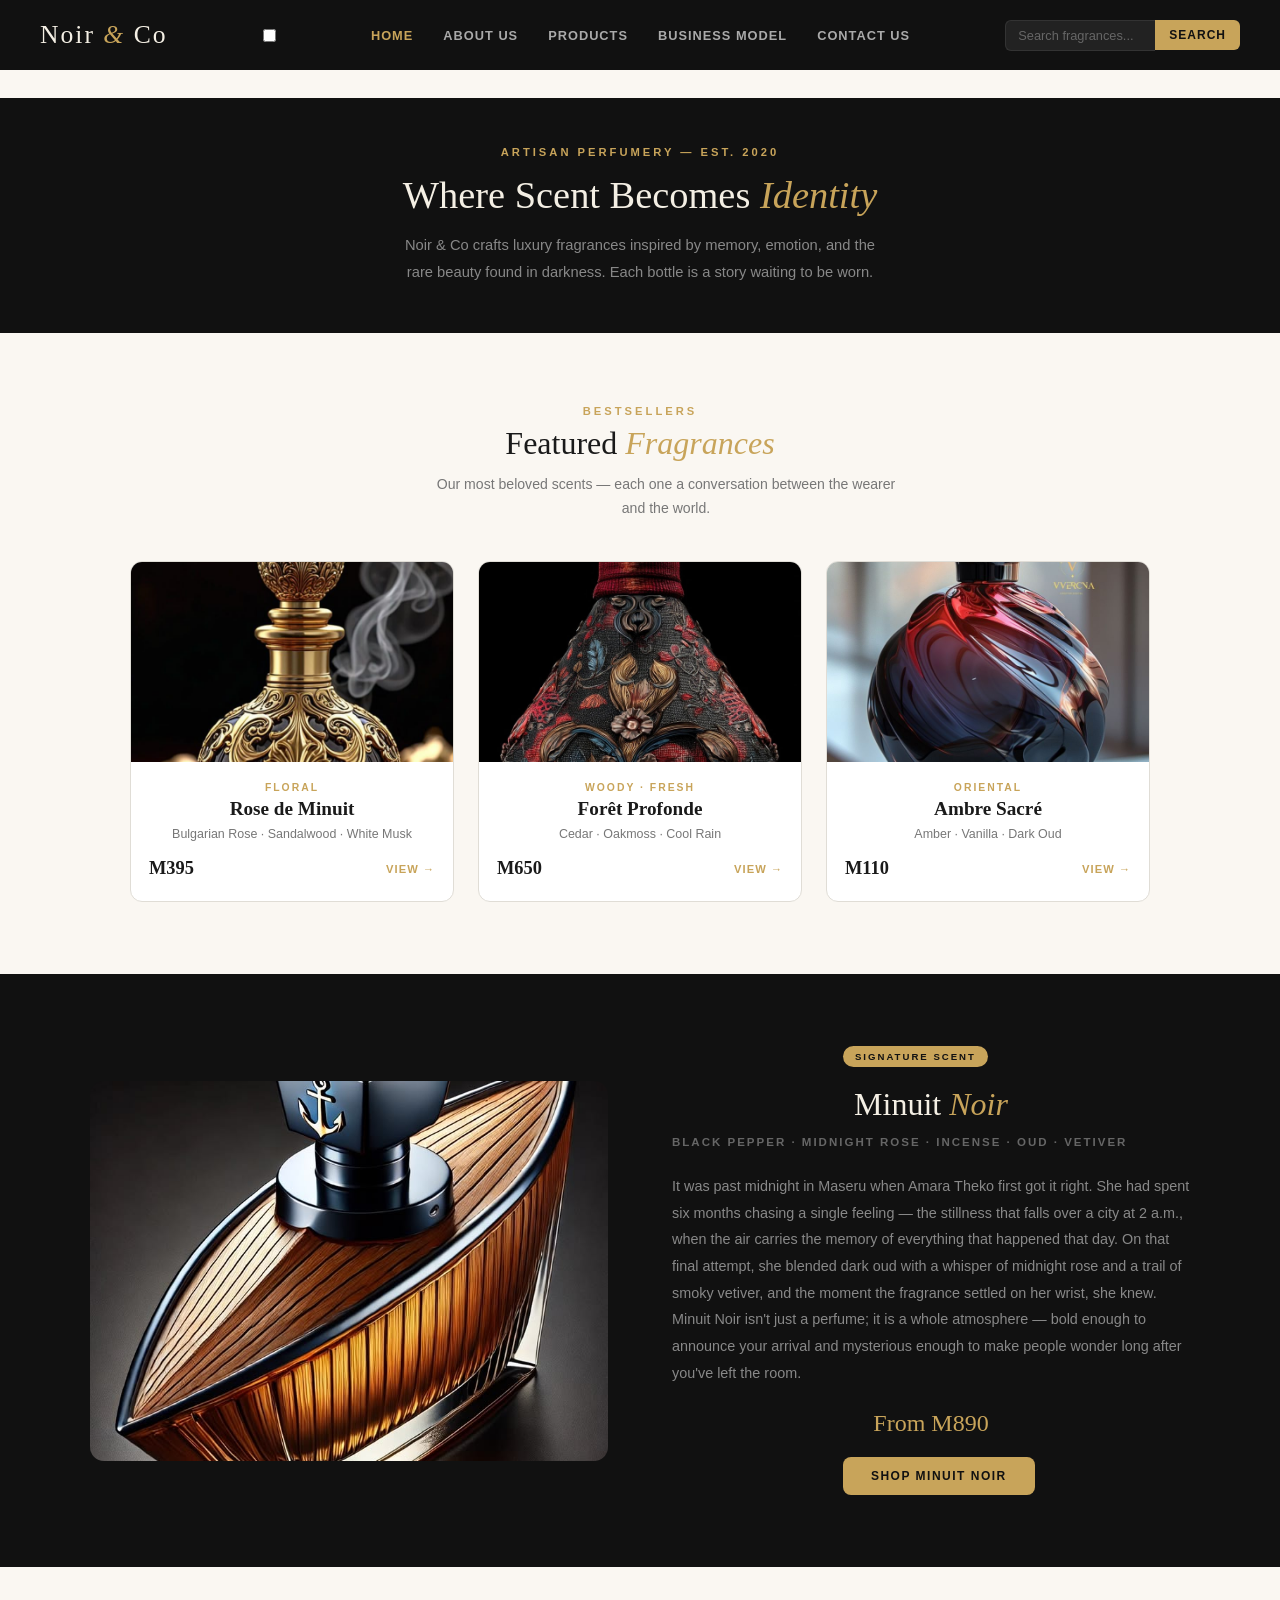
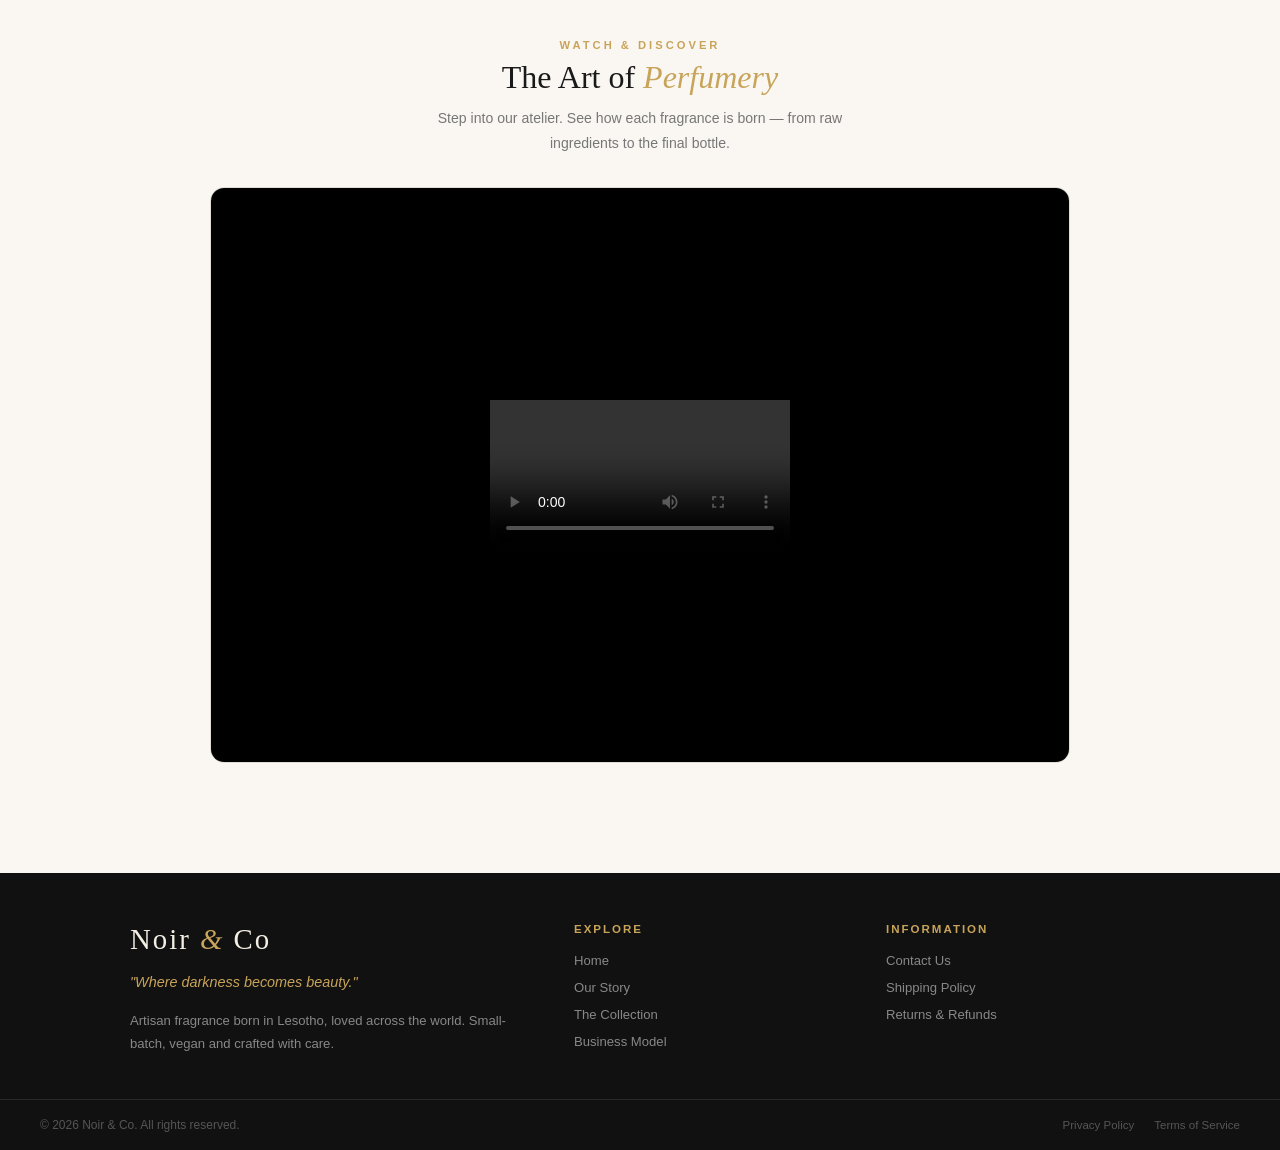
<file: index.html>
<!DOCTYPE html>
<html lang="en">
<head>
  <meta charset="UTF-8"/>
  <meta name="viewport" content="width=device-width, initial-scale=1.0"/>
  <title>Noir & Co — Artisan Perfumery</title>
  <link rel="stylesheet" href="nav_and_footer.css"/>
  <style>

    .hero {
      background-color: #111111;
      padding: 48px 40px;
      text-align: center;
    }

    .hero .small-label {
      font-family: Arial, sans-serif;
      font-size: 0.7rem;
      font-weight: bold;
      letter-spacing: 3px;
      text-transform: uppercase;
      color: #c8a45a;
      margin-bottom: 14px;
      display: block;
    }

    .hero h1 {
      font-family: Georgia, serif;
      font-size: 2.4rem;
      font-weight: normal;
      color: #f4efe4;
      line-height: 1.2;
      margin-bottom: 14px;
    }

    .hero h1 em {
      font-style: italic;
      color: #c8a45a;
    }

    .hero p {
      font-family: Arial, sans-serif;
      font-size: 0.92rem;
      line-height: 1.8;
      color: #888888;
      max-width: 480px;
      margin: 0 auto;
    }

    .wrap {
      max-width: 1100px;
      margin: 0 auto;
      padding: 0 40px;
    }

    .section-label {
      font-family: Arial, sans-serif;
      font-size: 0.7rem;
      font-weight: bold;
      letter-spacing: 3px;
      text-transform: uppercase;
      color: #c8a45a;
      margin-bottom: 8px;
      display: block;
      text-align: center;
    }

    .section-title {
      font-family: Georgia, serif;
      font-size: 2rem;
      font-weight: normal;
      color: #1a1a1a;
      margin-bottom: 10px;
      line-height: 1.15;
      text-align: center;
    }

    .section-title em { font-style: italic; color: #c8a45a; }
    .section-title.light { color: #f4efe4; }

    .products-section {
      background-color: #faf7f2;
      padding: 72px 40px;
    }

    .products-header { margin-bottom: 40px; }

    .section-subtitle {
      font-family: Arial, sans-serif;
      font-size: 0.88rem;
      color: #777777;
      line-height: 1.75;
      max-width: 460px;
      margin-top: 6px;
      text-align: center;
      margin-left: 30%;
    }

    .product-grid {
      display: grid;
      grid-template-columns: repeat(3, 1fr);
      gap: 24px;
    }

    .product-card {
      background-color: #ffffff;
      border: 1px solid #e0ddd6;
      border-radius: 12px;
      overflow: hidden;
    }

    .product-card:hover {
      box-shadow: 0 8px 28px rgba(0, 0, 0, 0.1);
    }

    .product-thumb {
      height: 200px;
      background-color: #1a1509;
      overflow: hidden;
    }

    .product-thumb img {
      width: 100%;
      height: 100%;
      object-fit: cover;
      display: block;
    }

    .product-card:nth-child(2) .product-thumb { background-color: #091510; }
    .product-card:nth-child(3) .product-thumb { background-color: #170e07; }

    .product-body { padding: 20px 18px 22px; }

    .product-cat {
      font-family: Arial, sans-serif;
      font-size: 0.65rem;
      font-weight: bold;
      letter-spacing: 2px;
      text-transform: uppercase;
      color: #c8a45a;
      margin-bottom: 5px;
      text-align: center;
    }

    .product-name {
      font-family: Georgia, serif;
      font-size: 1.2rem;
      color: #1a1a1a;
      margin-bottom: 5px;
      text-align: center;
    }

    .product-notes {
      font-family: Arial, sans-serif;
      font-size: 0.78rem;
      color: #777777;
      line-height: 1.55;
      margin-bottom: 14px;
      text-align: center;
    }

    .product-footer {
      display: flex;
      align-items: center;
      justify-content: space-between;
    }

    .product-price {
      font-family: Georgia, serif;
      font-size: 1.15rem;
      font-weight: bold;
      color: #1a1a1a;
    }

    .product-link {
      font-family: Arial, sans-serif;
      font-size: 0.7rem;
      font-weight: bold;
      letter-spacing: 1px;
      text-transform: uppercase;
      color: #c8a45a;
      text-decoration: none;
    }

    .product-link:hover { text-decoration: underline; }

    .spotlight-section {
      background-color: #111111;
      padding: 72px 40px;
    }

    .spotlight-inner {
      max-width: 1100px;
      margin: 0 auto;
      display: grid;
      grid-template-columns: 1fr 1fr;
      gap: 64px;
      align-items: center;
    }

    .spotlight-image {
      border-radius: 14px;
      overflow: hidden;
      height: 380px;
      background-color: #1a1509;
    }

    .spotlight-image img {
      width: 100%;
      height: 100%;
      object-fit: cover;
      display: block;
    }

    .spotlight-text .badge {
      display: inline-block;
      background-color: #c8a45a;
      color: #111111;
      font-family: Arial, sans-serif;
      font-size: 0.6rem;
      font-weight: bold;
      letter-spacing: 2px;
      text-transform: uppercase;
      padding: 5px 12px;
      border-radius: 20px;
      margin-bottom: 18px;
      margin-left: 33%;
    }

    .spotlight-text h2 {
      font-family: Georgia, serif;
      font-size: 2rem;
      font-weight: normal;
      color: #f4efe4;
      line-height: 1.2;
      margin-bottom: 8px;
      text-align: center;
    }

    .spotlight-text h2 em {
      font-style: italic;
      color: #c8a45a;
    }

    .spotlight-text .notes {
      font-family: Arial, sans-serif;
      font-size: 0.72rem;
      font-weight: bold;
      letter-spacing: 2px;
      text-transform: uppercase;
      color: #666666;
      margin-bottom: 20px;
    }

    .spotlight-text p {
      font-family: Arial, sans-serif;
      font-size: 0.9rem;
      line-height: 1.85;
      color: #888888;
      margin-bottom: 24px;
    }

    .spotlight-price {
      font-family: Georgia, serif;
      font-size: 1.5rem;
      color: #c8a45a;
      margin-bottom: 20px;
      display: block;
      text-align: center;
    }

    .btn-gold {
      display: inline-block;
      background-color: #c8a45a;
      color: #111111;
      text-decoration: none;
      padding: 12px 28px;
      font-family: Arial, sans-serif;
      font-size: 0.75rem;
      font-weight: bold;
      letter-spacing: 1.5px;
      text-transform: uppercase;
      border-radius: 8px;
      margin-left: 33%;
    }

    .btn-gold:hover { background-color: #e8d5a3; }

    .video-section {
      background-color: #faf7f2;
      padding: 72px 40px;
      text-align: center;
    }

    .video-section .section-subtitle {
      margin: 8px auto 32px;
      text-align: center;
    }

    .video-wrapper {
      max-width: 860px;
      margin: 0 auto;
      position: relative;
      padding-bottom: 56.25%;
      height: 0;
      overflow: hidden;
      border-radius: 14px;
      border: 1px solid #e0ddd6;
    }

    .video-wrapper iframe {
      position: absolute;
      top: 0; left: 0;
      width: 100%; height: 100%;
      border: none;
    }
    

    @media (max-width: 900px) {
      .hero { padding: 36px 24px; }
      .hero h1 { font-size: 2rem; }
      .product-grid { grid-template-columns: 1fr 1fr; }
      .spotlight-inner { grid-template-columns: 1fr; gap: 36px; }
      .spotlight-image { height: 260px; }
      .products-section, .spotlight-section, .video-section { padding: 56px 24px; }
    }

    @media (max-width: 600px) {
      .product-grid { grid-template-columns: 1fr; }
      .hero h1 { font-size: 1.7rem; }
    }
  </style>
</head>
<body>

<nav>
  <a href="index.html" class="logo">Noir <span class="amp">&</span> Co</a>
  <input type="checkbox" id="menu-toggle">
  <ul>
    <li><a href="index.html" class="active">Home</a></li>
    <li><a href="About.html">About Us</a></li>
    <li><a href="products.html">Products</a></li>
    <li><a href="business_model.html">Business Model</a></li>
    <li><a href="contacts.html">Contact Us</a></li>
  </ul>
  <div class="search-bar">
    <input type="text" placeholder="Search fragrances..." />
    <button>Search</button>
  </div>
</nav>

<section class="hero">
  <span class="small-label">Artisan Perfumery &mdash; Est. 2020</span>
  <h1>Where Scent Becomes <em>Identity</em></h1>
  <p>Noir &amp; Co crafts luxury fragrances inspired by memory, emotion, and the rare beauty found in darkness. Each bottle is a story waiting to be worn.</p>
</section>

<div class="products-section">
  <div class="wrap">
    <div class="products-header">
      <span class="section-label">Bestsellers</span>
      <h2 class="section-title">Featured <em>Fragrances</em></h2>
      <p class="section-subtitle">Our most beloved scents — each one a conversation between the wearer and the world.</p>
    </div>
    <div class="product-grid">

      <div class="product-card">
        <div class="product-thumb">
          <img src="1.jpeg" alt="Rose de Minuit fragrance bottle" />
        </div>
        <div class="product-body">
          <p class="product-cat">Floral</p>
          <h3 class="product-name">Rose de Minuit</h3>
          <p class="product-notes">Bulgarian Rose &middot; Sandalwood &middot; White Musk</p>
          <div class="product-footer">
            <span class="product-price">M395</span>
            <a href="products.html" class="product-link">View &rarr;</a>
          </div>
        </div>
      </div>

      <div class="product-card">
        <div class="product-thumb">
          <img src="2.jpeg" alt="Forêt Profonde fragrance bottle" />
        </div>
        <div class="product-body">
          <p class="product-cat">Woody &middot; Fresh</p>
          <h3 class="product-name">For&ecirc;t Profonde</h3>
          <p class="product-notes">Cedar &middot; Oakmoss &middot; Cool Rain</p>
          <div class="product-footer">
            <span class="product-price">M650</span>
            <a href="products.html" class="product-link">View &rarr;</a>
          </div>
        </div>
      </div>

      <div class="product-card">
        <div class="product-thumb">
          <img src="3.jpeg" alt="Ambre Sacré fragrance bottle" />
        </div>
        <div class="product-body">
          <p class="product-cat">Oriental</p>
          <h3 class="product-name">Ambre Sacr&eacute;</h3>
          <p class="product-notes">Amber &middot; Vanilla &middot; Dark Oud</p>
          <div class="product-footer">
            <span class="product-price">M110</span>
            <a href="products.html" class="product-link">View &rarr;</a>
          </div>
        </div>
      </div>

    </div>
  </div>
</div>

<section class="spotlight-section">
  <div class="spotlight-inner">

    <div class="spotlight-image">
      <img src="5.jpeg" alt="Minuit Noir — our signature scent" />
    </div>

    <div class="spotlight-text">
      <span class="badge">Signature Scent</span>
      <h2>Minuit <em>Noir</em></h2>
      <p class="notes">Black Pepper &middot; Midnight Rose &middot; Incense &middot; Oud &middot; Vetiver</p>
      <p>It was past midnight in Maseru when Amara Theko first got it right. She had spent six months chasing a single feeling — the stillness that falls over a city at 2 a.m., when the air carries the memory of everything that happened that day. On that final attempt, she blended dark oud with a whisper of midnight rose and a trail of smoky vetiver, and the moment the fragrance settled on her wrist, she knew. Minuit Noir isn't just a perfume; it is a whole atmosphere — bold enough to announce your arrival and mysterious enough to make people wonder long after you've left the room.</p>
      <span class="spotlight-price">From M890</span>
      <a href="products.html" class="btn-gold">Shop Minuit Noir</a>
    </div>
  </div>
</section>
<div class="video-section">
  <div class="wrap">
    <span class="section-label">Watch &amp; Discover</span>
    <h2 class="section-title">The Art of <em>Perfumery</em></h2>
    <p class="section-subtitle">Step into our atelier. See how each fragrance is born — from raw ingredients to the final bottle.</p>
    <div class="video-wrapper">
      <iframe
        src="video.mp4"
        title="Noir & Co — The Art of Perfumery"
        allow="accelerometer; autoplay; clipboard-write; encrypted-media; gyroscope; picture-in-picture"
        allowfullscreen>
      </iframe>
    </div>
  </div>
</div>

<footer>
  <div class="footer-body">
    <div class="footer-brand">
      <div class="footer-logo">Noir <em>&amp;</em> Co</div>
      <p class="tagline">"Where darkness becomes beauty."</p>
      <p>Artisan fragrance born in Lesotho, loved across the world. Small-batch, vegan and crafted with care.</p>
    </div>
    <div class="footer-col">
      <h5>Explore</h5>
      <ul>
        <li><a href="index.html">Home</a></li>
        <li><a href="About.html">Our Story</a></li>
        <li><a href="products.html">The Collection</a></li>
        <li><a href="business_model.html">Business Model</a></li>
      </ul>
    </div>
    <div class="footer-col">
      <h5>Information</h5>
      <ul>
        <li><a href="contacts.html">Contact Us</a></li>
        <li><a href="#">Shipping Policy</a></li>
        <li><a href="#">Returns &amp; Refunds</a></li>
      </ul>
    </div>
  </div>
  <div class="footer-bottom">
    <span class="copy">&copy; 2026 Noir &amp; Co. All rights reserved.</span>
    <div class="legal-links">
      <a href="#">Privacy Policy</a>
      <a href="#">Terms of Service</a>
    </div>
  </div>
</footer>
</body>
</html>
</file>
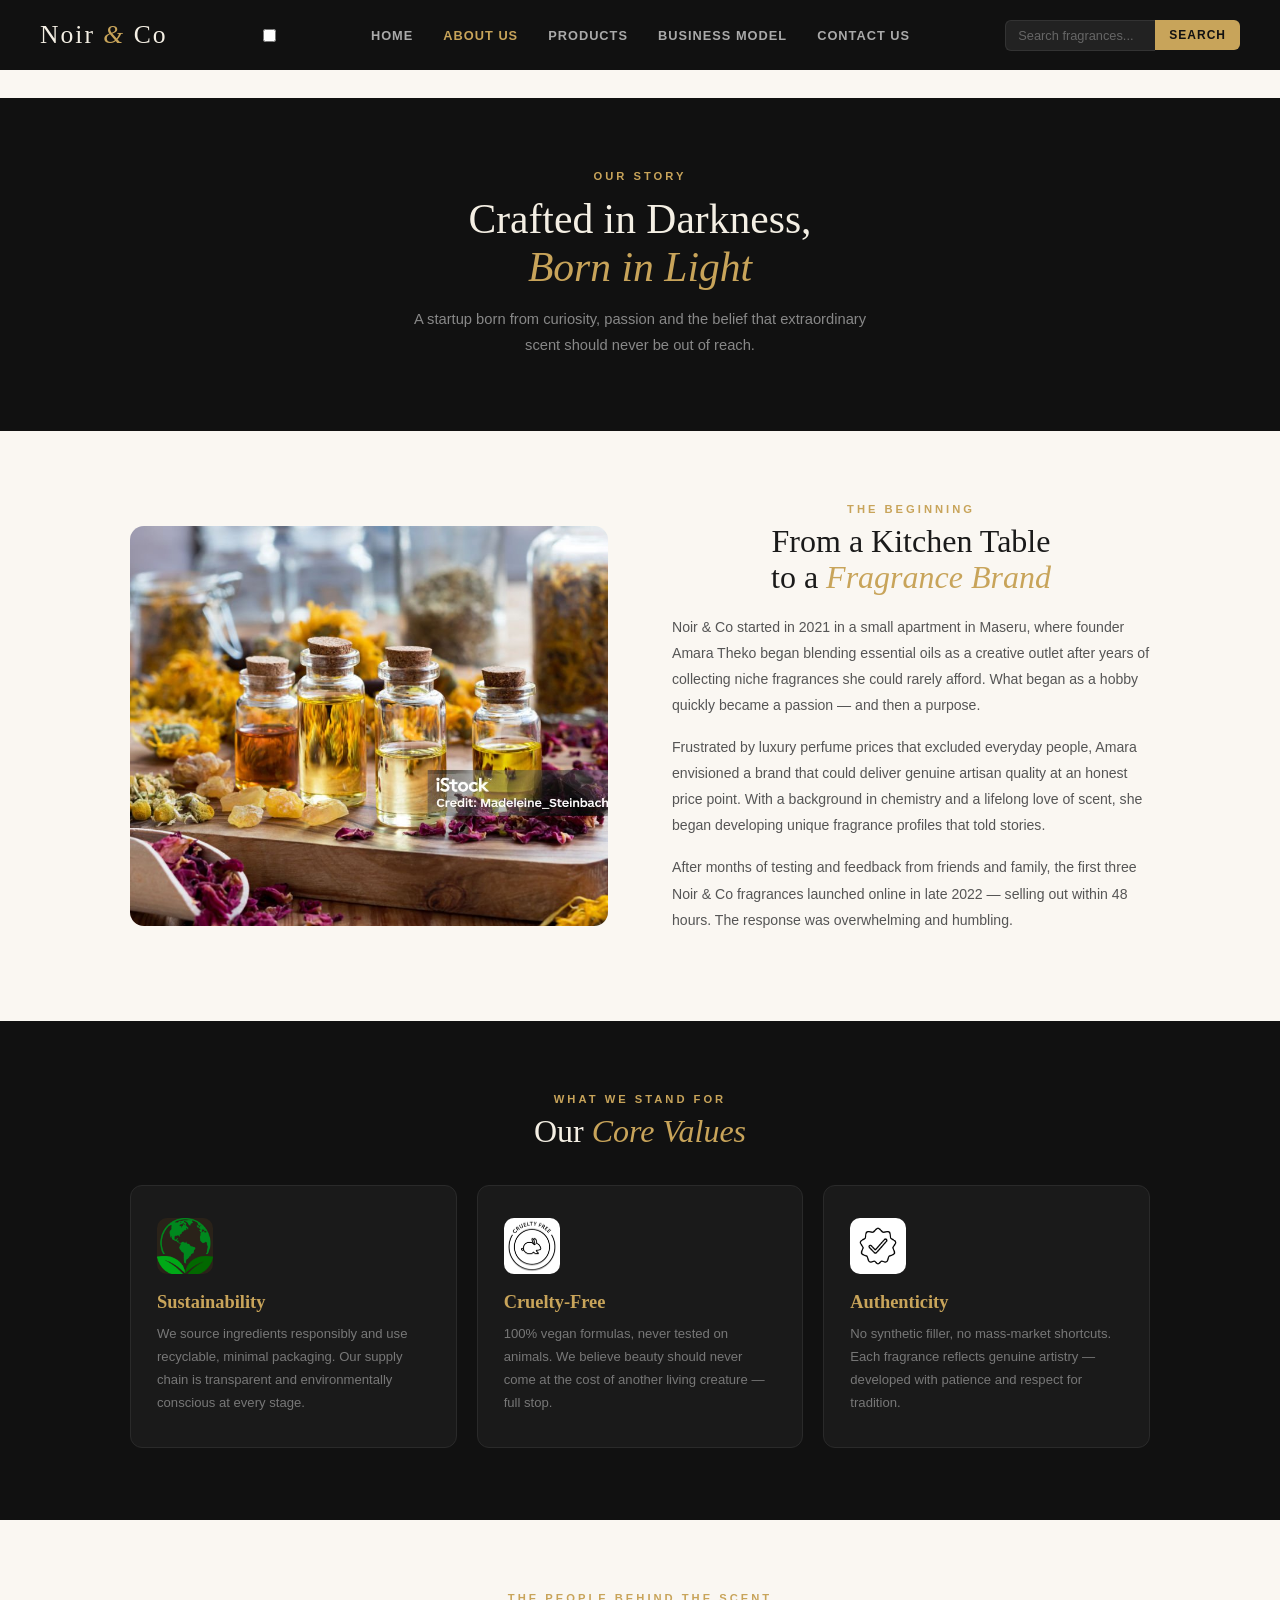
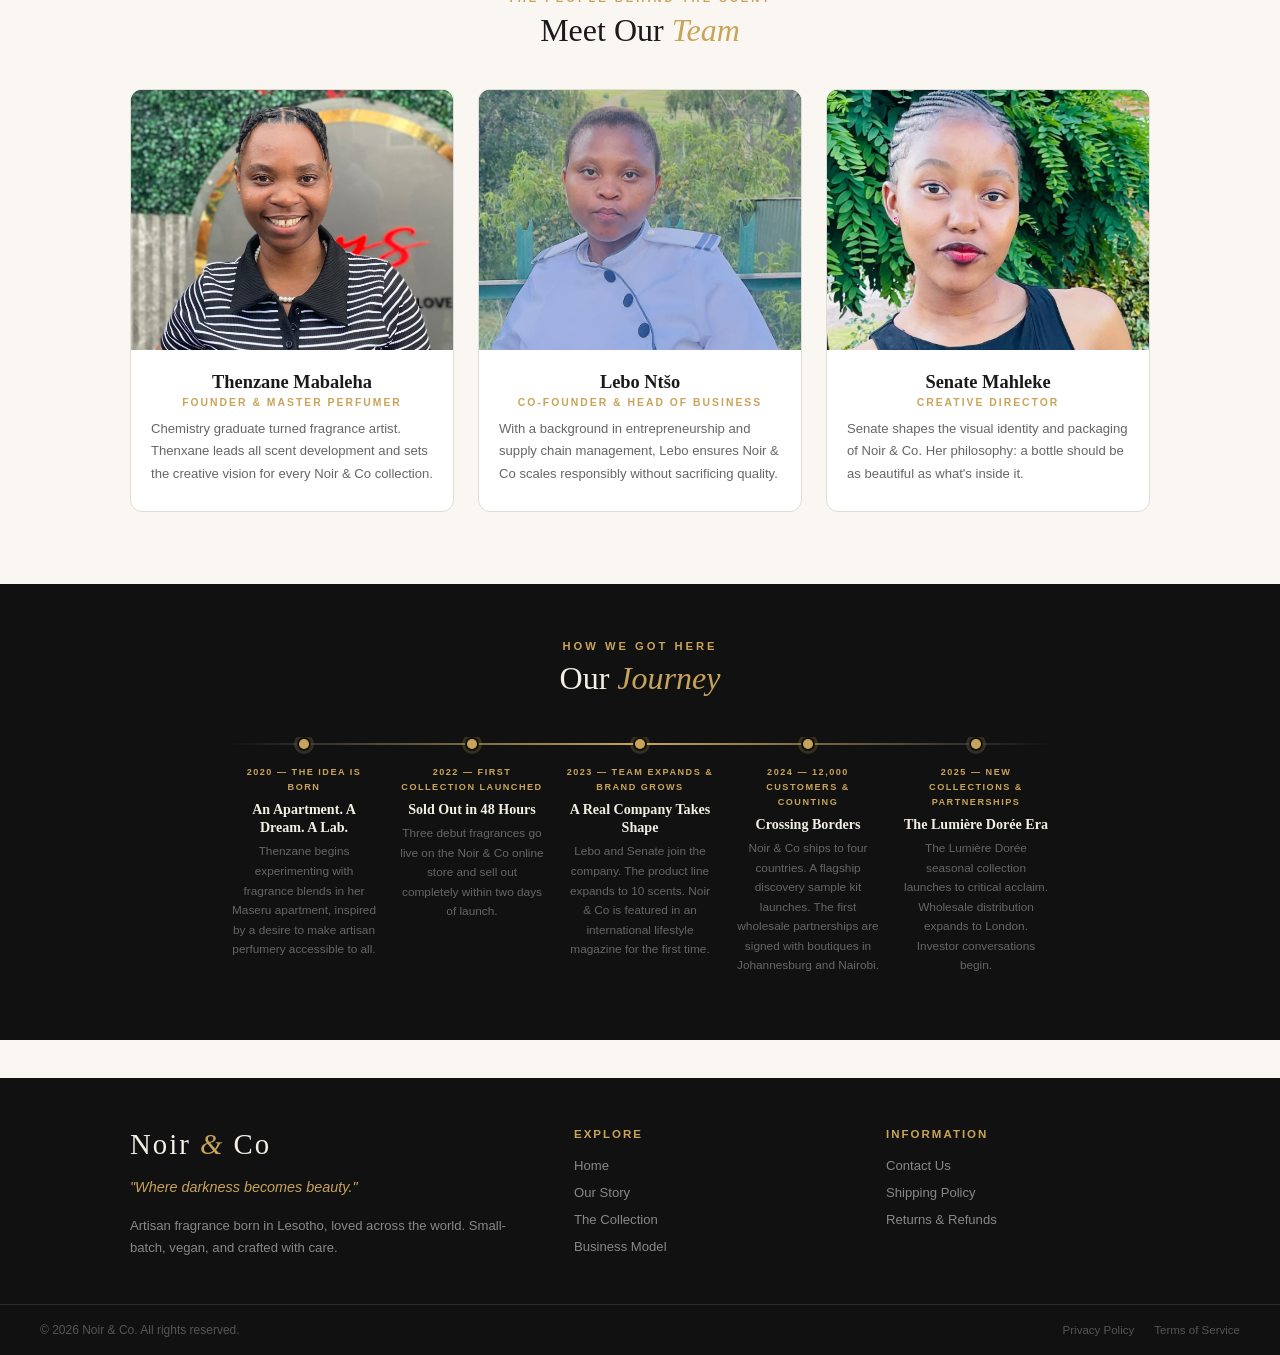
<file: About.html>
<!DOCTYPE html>
<html lang="en">
<head>
  <meta charset="UTF-8"/>
  <meta name="viewport" content="width=device-width, initial-scale=1.0"/>
  <title>Noir & Co — About Us</title>
  <link rel="stylesheet" href="nav_and_footer.css"/>
  <style>

    .page-header {
      background-color: #111111;
      padding: 72px 40px;
      text-align: center;
    }

    .page-header .small-label {
      font-family: Arial, sans-serif;
      font-size: 0.7rem;
      font-weight: bold;
      letter-spacing: 3px;
      text-transform: uppercase;
      color: #c8a45a;
      margin-bottom: 14px;
      display: block;
    }

    .page-header h1 {
      font-family: Georgia, serif;
      font-size: 2.6rem;
      font-weight: normal;
      color: #f4efe4;
      line-height: 1.15;
      margin-bottom: 14px;
    }

    .page-header h1 em { font-style: italic; color: #c8a45a; }

    .page-header p {
      font-family: Arial, sans-serif;
      font-size: 0.92rem;
      color: #888888;
      line-height: 1.8;
      max-width: 480px;
      margin: 0 auto;
    }

  
    .wrap {
      max-width: 1100px;
      margin: 0 auto;
      padding: 0 40px;
    }

    .section-label {
      font-family: Arial, sans-serif;
      font-size: 0.7rem;
      font-weight: bold;
      letter-spacing: 3px;
      text-transform: uppercase;
      color: #c8a45a;
      margin-bottom: 8px;
      display: block;
      text-align: center;
    }

    .section-title {
      font-family: Georgia, serif;
      font-size: 2rem;
      font-weight: normal;
      color: #1a1a1a;
      margin-bottom: 18px;
      line-height: 1.15;
      text-align: center;
    }

    .section-title em { font-style: italic; color: #c8a45a; }
    .section-title.light { color: #f4efe4; }

  
    .story-section {
      background-color: #faf7f2;
      padding: 72px 0;
    }

    .story-grid {
      display: grid;
      grid-template-columns: 1fr 1fr;
      gap: 64px;
      align-items: center;
    }

    .story-image {
      border-radius: 14px;
      overflow: hidden;
      height: 400px;
      background-color: #1a1509;
    }

    .story-image img {
      width: 100%;
      height: 100%;
      object-fit: cover;
      display: block;
    }

    .story-text p {
      font-family: Arial, sans-serif;
      font-size: 0.88rem;
      line-height: 1.85;
      color: #555555;
      margin-bottom: 16px;
    }

    .values-section {
      background-color: #111111;
      padding: 72px 0;
    }

    .values-section .section-label { color: #c8a45a; }

    .values-grid {
      display: grid;
      grid-template-columns: repeat(3, 1fr);
      gap: 20px;
      margin-top: 36px;
    }

    .value-card {
      background-color: #1a1a1a;
      border: 1px solid #2a2a2a;
      border-radius: 12px;
      padding: 32px 26px;
    }

    .value-card:hover {
      border-color: #c8a45a;
    }


    .value-img {
      width: 56px;
      height: 56px;
      border-radius: 10px;
      overflow: hidden;
      background-color: #2a2219;
      margin-bottom: 18px;
    }

    .value-img img {
      width: 100%;
      height: 100%;
      object-fit: cover;
      display: block;
    }

    .value-card h3 {
      font-family: Georgia, serif;
      font-size: 1.15rem;
      color: #c8a45a;
      margin-bottom: 10px;
    }

    .value-card p {
      font-family: Arial, sans-serif;
      font-size: 0.82rem;
      line-height: 1.75;
      color: #777777;
    }

  
    .team-section {
      background-color: #faf7f2;
      padding: 72px 0;
    }

    .team-header {
      text-align: center;
      margin-bottom: 40px;
    }

    .team-grid {
      display: grid;
      grid-template-columns: repeat(3, 1fr);
      gap: 24px;
    }

    .team-card {
      background-color: #ffffff;
      border: 1px solid #e0ddd6;
      border-radius: 12px;
      overflow: hidden;
    }

    .team-card:hover {
      box-shadow: 0 8px 28px rgba(0, 0, 0, 0.09);
    }

    .team-photo {
      height: 260px;
      background-color: #1a1a1a;
      overflow: hidden;
    }

    .team-photo img {
      width: 100%;
      height: 100%;
      object-fit: cover;
      object-position: top center;
      display: block;
    }

    .team-card:nth-child(2) .team-photo { background-color: #0e1512; }
    .team-card:nth-child(3) .team-photo { background-color: #1a1010; }

    .team-info { padding: 22px 20px 26px; }

    .team-info h4 {
      font-family: Georgia, serif;
      font-size: 1.15rem;
      color: #1a1a1a;
      margin-bottom: 4px;
      text-align: center;
    }

    .team-role {
      font-family: Arial, sans-serif;
      font-size: 0.65rem;
      font-weight: bold;
      letter-spacing: 2px;
      text-transform: uppercase;
      color: #c8a45a;
      margin-bottom: 10px;
      display: block;
      text-align: center;
    }

    .team-info p {
      font-family: Arial, sans-serif;
      font-size: 0.82rem;
      line-height: 1.7;
      color: #666666;
    }

  
    .timeline-section {
      background-color: #111111;
      padding: 56px 0;
    }

    .timeline-section .section-label { color: #c8a45a; }

    /* Horizontal timeline */
    .timeline {
      position: relative;
      display: flex;
      gap: 0;
      margin-top: 40px;
      overflow-x: auto;
      padding-bottom: 8px;
      max-width: 860px;
      margin-left: auto;
      margin-right: auto;
    }

    /* The connecting line */
    .timeline::before {
      content: '';
      position: absolute;
      top: 6px;
      left: 7px;
      right: 7px;
      height: 2px;
      background: linear-gradient(90deg, transparent, #2a2a2a 8%, #c8a45a 50%, #2a2a2a 92%, transparent);
      z-index: 0;
    }

    .tl-item {
      display: flex;
      flex-direction: column;
      align-items: center;
      flex: 1;
      min-width: 155px;
      position: relative;
      padding: 0 10px;
      gap: 0;
    }

    .tl-dot {
      width: 14px;
      height: 14px;
      min-width: 14px;
      background-color: #c8a45a;
      border: 2px solid #111111;
      border-radius: 50%;
      margin-bottom: 14px;
      position: relative;
      z-index: 1;
      box-shadow: 0 0 0 3px rgba(200,164,90,0.2);
      flex-shrink: 0;
    }

    .tl-content {
      text-align: center;
    }

    .tl-content .tl-year {
      font-family: Arial, sans-serif;
      font-size: 0.57rem;
      font-weight: bold;
      letter-spacing: 1.5px;
      text-transform: uppercase;
      color: #c8a45a;
      margin-bottom: 5px;
    }

    .tl-content h4 {
      font-family: Georgia, serif;
      font-size: 0.88rem;
      color: #f4efe4;
      margin-bottom: 6px;
      line-height: 1.3;
    }

    .tl-content p {
      font-family: Arial, sans-serif;
      font-size: 0.74rem;
      line-height: 1.65;
      color: #666666;
    }

    @media (max-width: 900px) {
      .timeline {
        flex-direction: column;
        max-width: 100%;
      }
      .timeline::before {
        top: 7px;
        bottom: 7px;
        left: 6px;
        right: auto;
        width: 2px;
        height: auto;
        background: linear-gradient(180deg, transparent, #2a2a2a 8%, #c8a45a 50%, #2a2a2a 92%, transparent);
      }
      .tl-item {
        flex-direction: row;
        align-items: flex-start;
        gap: 16px;
        min-width: unset;
        padding: 0 0 28px 0;
      }
      .tl-dot {
        margin-bottom: 0;
        margin-top: 3px;
        flex-shrink: 0;
      }
      .tl-content { text-align: left; }
    }

    .timeline-section .wrap {
      max-width: 920px;
      text-align: center;
    }

    @media (max-width: 900px) {
      .wrap { padding: 0 24px; }
      .story-grid { grid-template-columns: 1fr; gap: 32px; }
      .story-image { height: 240px; }
      .values-grid { grid-template-columns: 1fr; }
      .team-grid { grid-template-columns: 1fr 1fr; }
      .story-section, .values-section, .team-section { padding: 56px 0; }
      .timeline-section { padding: 48px 0; }
      .page-header { padding: 56px 24px; }
    }

    @media (max-width: 600px) {
      .team-grid { grid-template-columns: 1fr; }
      .page-header h1 { font-size: 2rem; }
    }
  </style>
</head>
<body>

<nav>
  <a href="index.html" class="logo">Noir <span class="amp">&</span> Co</a>
  <input type="checkbox" id="menu-toggle">
  <ul>
    <li><a href="index.html">Home</a></li>
    <li><a href="About.html" class="active">About Us</a></li>
    <li><a href="products.html">Products</a></li>
    <li><a href="business_model.html">Business Model</a></li>
    <li><a href="contacts.html">Contact Us</a></li>
  </ul>
  <div class="search-bar">
    <input type="text" placeholder="Search fragrances..." />
    <button>Search</button>
  </div>
</nav>

<header class="page-header">
  <span class="small-label">Our Story</span>
  <h1>Crafted in Darkness,<br><em>Born in Light</em></h1>
  <p>A startup born from curiosity, passion and the belief that extraordinary scent should never be out of reach.</p>
</header>

<section class="story-section">
  <div class="wrap">
    <div class="story-grid">

      <div class="story-image">
    
        <img src="about.jpg" alt="Amara Theko blending fragrances in her Maseru studio" />
      </div>

      <div class="story-text">
        <span class="section-label">The Beginning</span>
        <h2 class="section-title">From a Kitchen Table<br>to a <em>Fragrance Brand</em></h2>
        <p>Noir &amp; Co started in 2021 in a small apartment in Maseru, where founder Amara Theko began blending essential oils as a creative outlet after years of collecting niche fragrances she could rarely afford. What began as a hobby quickly became a passion — and then a purpose.</p>
        <p>Frustrated by luxury perfume prices that excluded everyday people, Amara envisioned a brand that could deliver genuine artisan quality at an honest price point. With a background in chemistry and a lifelong love of scent, she began developing unique fragrance profiles that told stories.</p>
        <p>After months of testing and feedback from friends and family, the first three Noir &amp; Co fragrances launched online in late 2022 — selling out within 48 hours. The response was overwhelming and humbling.</p>
      </div>

    </div>
  </div>
</section>

<section class="values-section">
  <div class="wrap">
    <span class="section-label">What We Stand For</span>
    <h2 class="section-title light">Our <em>Core Values</em></h2>
    <div class="values-grid">

      <div class="value-card">
        <div class="value-img">
          <img src="sus.png" alt="Sustainability" />
        </div>
        <h3>Sustainability</h3>
        <p>We source ingredients responsibly and use recyclable, minimal packaging. Our supply chain is transparent and environmentally conscious at every stage.</p>
      </div>

      <div class="value-card">
        <div class="value-img">
          <img src="cruelty-free.png" alt="Cruelty-Free" />
        </div>
        <h3>Cruelty-Free</h3>
        <p>100% vegan formulas, never tested on animals. We believe beauty should never come at the cost of another living creature — full stop.</p>
      </div>

      <div class="value-card">
        <div class="value-img">
          <img src="auth.jpg" alt="Authenticity" />
        </div>
        <h3>Authenticity</h3>
        <p>No synthetic filler, no mass-market shortcuts. Each fragrance reflects genuine artistry — developed with patience and respect for tradition.</p>
      </div>

    </div>
  </div>
</section>

<section class="team-section">
  <div class="wrap">
    <div class="team-header">
      <span class="section-label">The People Behind the Scent</span>
      <h2 class="section-title">Meet Our <em>Team</em></h2>
    </div>
    <div class="team-grid">

      <div class="team-card">
        <div class="team-photo">
        
          <img src="Amara.jpg" alt="Amara Theko — Founder & Master Perfumer" />
        </div>
        <div class="team-info">
          <h4>Thenzane Mabaleha</h4>
          <span class="team-role">Founder &amp; Master Perfumer</span>
          <p>Chemistry graduate turned fragrance artist. Thenxane leads all scent development and sets the creative vision for every Noir &amp; Co collection.</p>
        </div>
      </div>

      <div class="team-card">
        <div class="team-photo">
          <img src="Lebo.jpg" alt="Lebo Ntšo — Co-Founder & Head of Business" />
        </div>
        <div class="team-info">
          <h4>Lebo Ntšo</h4>
          <span class="team-role">Co-Founder &amp; Head of Business</span>
          <p>With a background in entrepreneurship and supply chain management, Lebo ensures Noir &amp; Co scales responsibly without sacrificing quality.</p>
        </div>
      </div>

      <div class="team-card">
        <div class="team-photo">
          <img src="sofia.jpg" alt="Sofia Marchetti — Creative Director" />
        </div>
        <div class="team-info">
          <h4>Senate Mahleke</h4>
          <span class="team-role">Creative Director</span>
          <p>Senate shapes the visual identity and packaging of Noir &amp; Co. Her philosophy: a bottle should be as beautiful as what's inside it.</p>
        </div>
      </div>

    </div>
  </div>
</section>

<section class="timeline-section">
  <div class="wrap">
    <span class="section-label">How We Got Here</span>
    <h2 class="section-title light">Our <em>Journey</em></h2>
    <div class="timeline">

      <div class="tl-item">
        <div class="tl-dot"></div>
        <div class="tl-content">
          <p class="tl-year">2020 — The Idea is Born</p>
          <h4>An Apartment. A Dream. A Lab.</h4>
          <p>Thenzane begins experimenting with fragrance blends in her Maseru apartment, inspired by a desire to make artisan perfumery accessible to all.</p>
        </div>
      </div>

      <div class="tl-item">
        <div class="tl-dot"></div>
        <div class="tl-content">
          <p class="tl-year">2022 — First Collection Launched</p>
          <h4>Sold Out in 48 Hours</h4>
          <p>Three debut fragrances go live on the Noir &amp; Co online store and sell out completely within two days of launch.</p>
        </div>
      </div>

      <div class="tl-item">
        <div class="tl-dot"></div>
        <div class="tl-content">
          <p class="tl-year">2023 — Team Expands &amp; Brand Grows</p>
          <h4>A Real Company Takes Shape</h4>
          <p>Lebo and Senate join the company. The product line expands to 10 scents. Noir &amp; Co is featured in an international lifestyle magazine for the first time.</p>
        </div>
      </div>

      <div class="tl-item">
        <div class="tl-dot"></div>
        <div class="tl-content">
          <p class="tl-year">2024 — 12,000 Customers &amp; Counting</p>
          <h4>Crossing Borders</h4>
          <p>Noir &amp; Co ships to four countries. A flagship discovery sample kit launches. The first wholesale partnerships are signed with boutiques in Johannesburg and Nairobi.</p>
        </div>
      </div>

      <div class="tl-item">
        <div class="tl-dot"></div>
        <div class="tl-content">
          <p class="tl-year">2025 — New Collections &amp; Partnerships</p>
          <h4>The Lumière Dorée Era</h4>
          <p>The Lumière Dorée seasonal collection launches to critical acclaim. Wholesale distribution expands to London. Investor conversations begin.</p>
        </div>
      </div>

    </div>
  </div>
</section>

<footer>
  <div class="footer-body">
    <div class="footer-brand">
      <div class="footer-logo">Noir <em>&amp;</em> Co</div>
      <p class="tagline">"Where darkness becomes beauty."</p>
      <p>Artisan fragrance born in Lesotho, loved across the world. Small-batch, vegan, and crafted with care.</p>
    </div>
    <div class="footer-col">
      <h5>Explore</h5>
      <ul>
        <li><a href="index.html">Home</a></li>
        <li><a href="About.html">Our Story</a></li>
        <li><a href="products.html">The Collection</a></li>
        <li><a href="business_model.html">Business Model</a></li>
      </ul>
    </div>
    <div class="footer-col">
      <h5>Information</h5>
      <ul>
        <li><a href="contacts.html">Contact Us</a></li>
        <li><a href="#">Shipping Policy</a></li>
        <li><a href="#">Returns &amp; Refunds</a></li>
      </ul>
    </div>
  </div>
  <div class="footer-bottom">
    <span class="copy">&copy; 2026 Noir &amp; Co. All rights reserved.</span>
    <div class="legal-links">
      <a href="#">Privacy Policy</a>
      <a href="#">Terms of Service</a>
    </div>
  </div>
</footer>

</body>
</html>
</file>
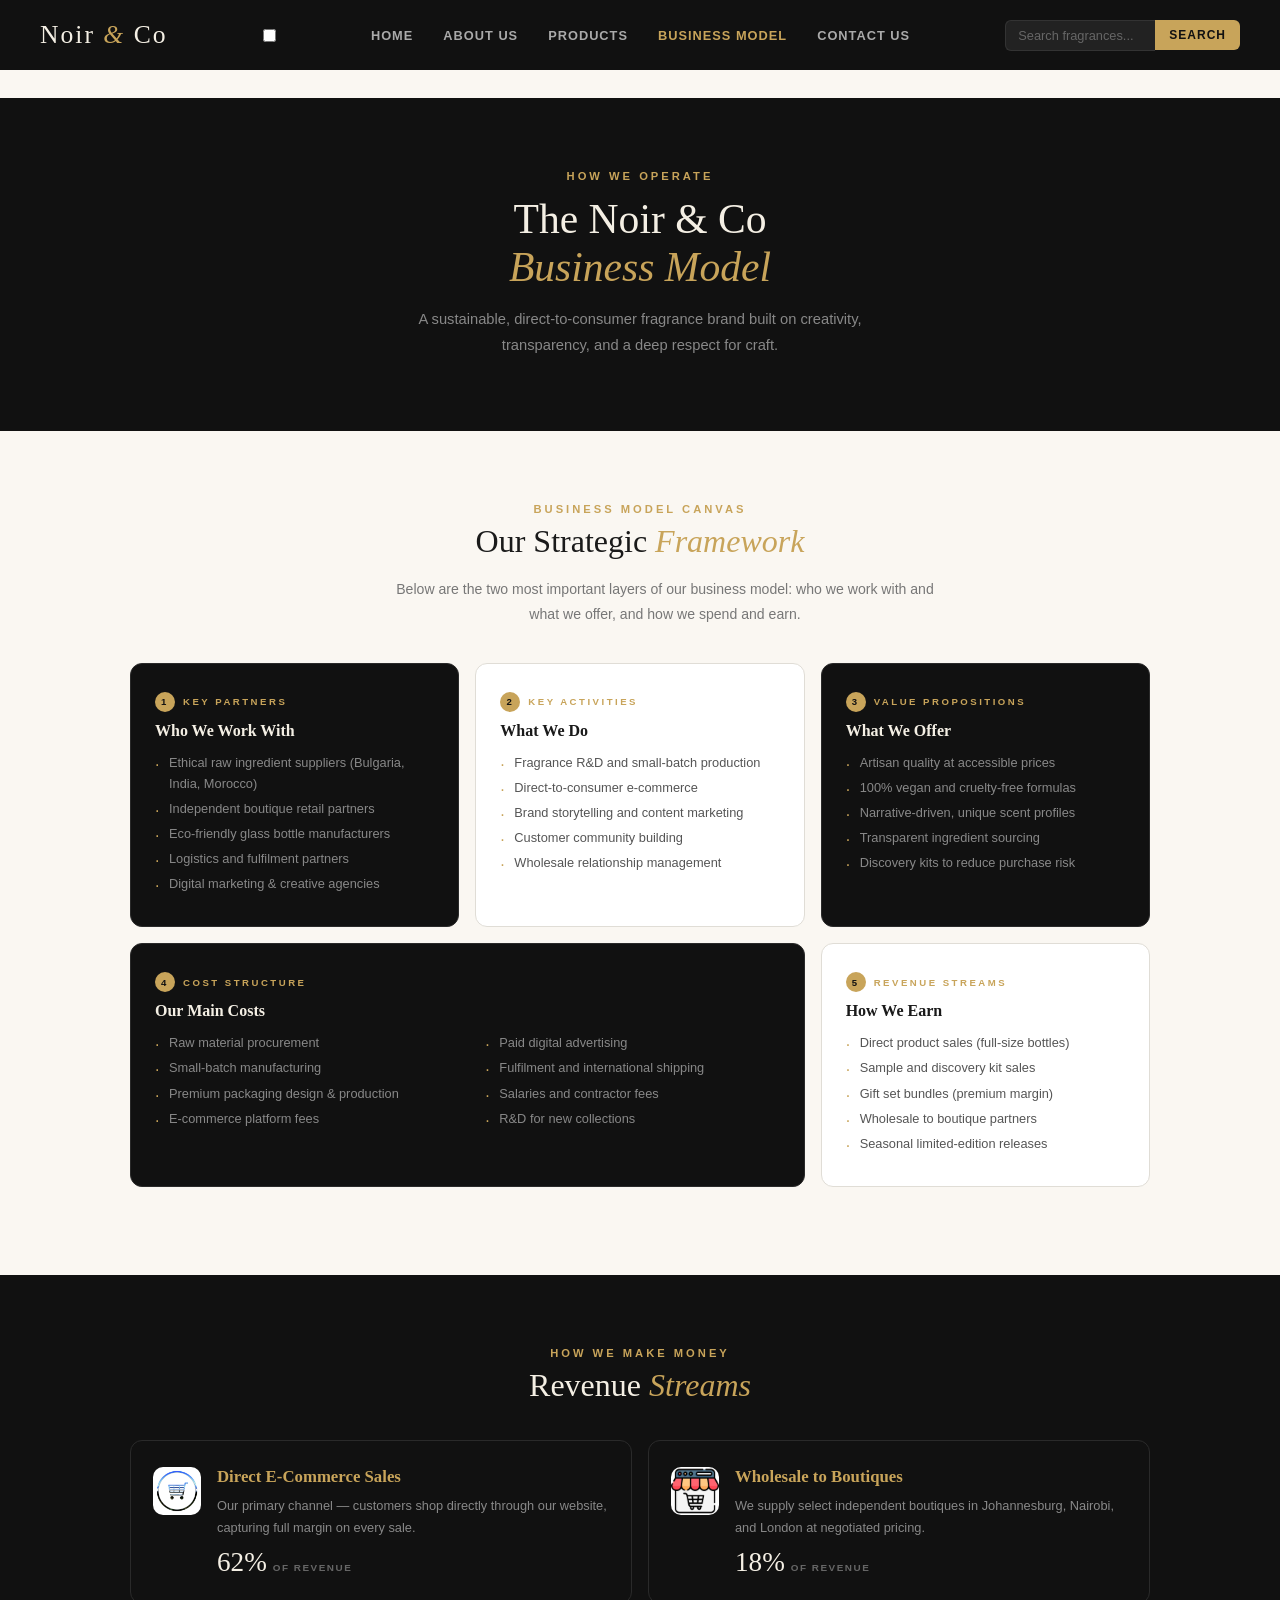
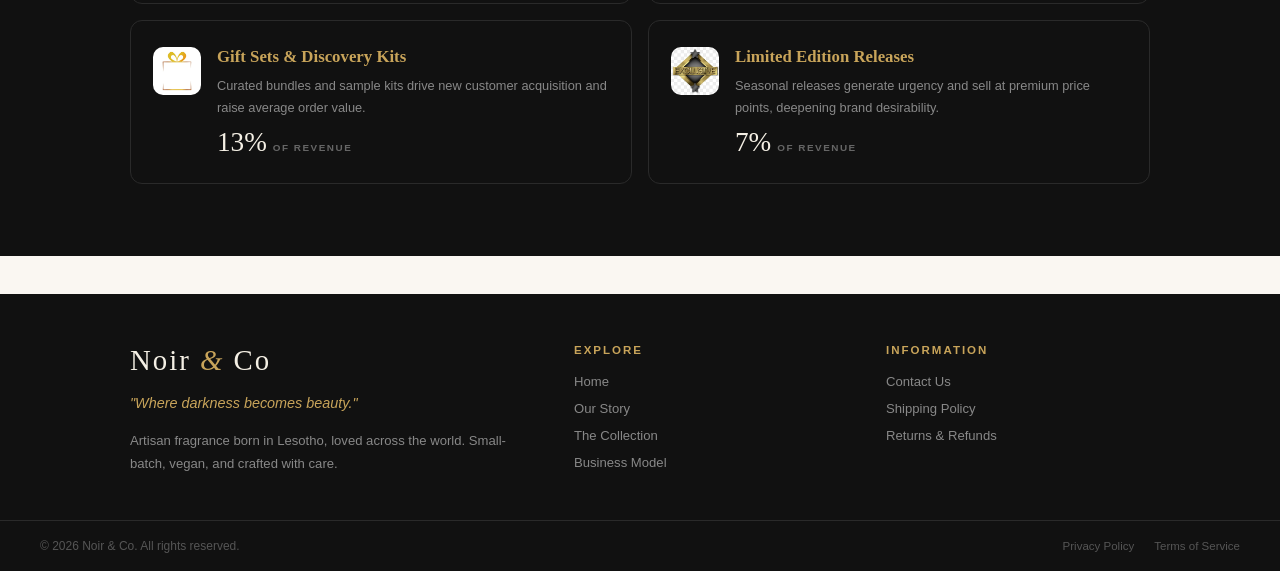
<file: business_model.html>
<!DOCTYPE html>
<html lang="en">
<head>
  <meta charset="UTF-8"/>
  <meta name="viewport" content="width=device-width, initial-scale=1.0"/>
  <title>Noir & Co — Business Model</title>
  <link rel="stylesheet" href="nav_and_footer.css"/>
  <style>

    .page-header {
      background-color: #111111;
      padding: 72px 40px;
      text-align: center;
    }

    .page-header .small-label {
      font-family: Arial, sans-serif;
      font-size: 0.7rem;
      font-weight: bold;
      letter-spacing: 3px;
      text-transform: uppercase;
      color: #c8a45a;
      margin-bottom: 14px;
      display: block;
    }

    .page-header h1 {
      font-family: Georgia, serif;
      font-size: 2.6rem;
      font-weight: normal;
      color: #f4efe4;
      line-height: 1.15;
      margin-bottom: 14px;
    }

    .page-header h1 em { font-style: italic; color: #c8a45a; }

    .page-header p {
      font-family: Arial, sans-serif;
      font-size: 0.92rem;
      color: #888888;
      line-height: 1.8;
      max-width: 480px;
      margin: 0 auto;
    }

    /* ── SHARED ── */
    .wrap {
      max-width: 1100px;
      margin: 0 auto;
      padding: 0 40px;
    }

    .section-label {
      font-family: Arial, sans-serif;
      font-size: 0.7rem;
      font-weight: bold;
      letter-spacing: 3px;
      text-transform: uppercase;
      color: #c8a45a;
      margin-bottom: 8px;
      display: block;
      text-align: center;
    }

    .section-title {
      font-family: Georgia, serif;
      font-size: 2rem;
      font-weight: normal;
      color: #1a1a1a;
      margin-bottom: 18px;
      line-height: 1.15;
      text-align: center;
    }

    .section-title em { font-style: italic; color: #c8a45a; }
    .section-title.light { color: #f4efe4; }

    .canvas-section {
      background-color: #faf7f2;
      padding: 72px 0;
    }

    .canvas-intro {
      font-family: Arial, sans-serif;
      font-size: 0.88rem;
      color: #777777;
      line-height: 1.75;
      max-width: 560px;
      margin-bottom: 36px;
      text-align: center;
      margin-left:25%;
    }

    /* Row 1: 3 cells across */
    .canvas-row {
      display: grid;
      grid-template-columns: repeat(3, 1fr);
      gap: 16px;
      margin-bottom: 16px;
    }

    .canvas-cell {
      background-color: #ffffff;
      border: 1px solid #e0ddd6;
      border-radius: 12px;
      padding: 28px 24px;
    }

    .canvas-cell:hover { border-color: #c8a45a; }

    .canvas-cell.dark {
      background-color: #111111;
      border-color: #2a2a2a;
    }

    .canvas-cell.dark:hover { border-color: #c8a45a; }

    /* span 2 for the cost structure cell */
    .canvas-cell.span2 { grid-column: span 2; }

    .cell-label {
      font-family: Arial, sans-serif;
      font-size: 0.6rem;
      font-weight: bold;
      letter-spacing: 2.5px;
      text-transform: uppercase;
      color: #c8a45a;
      margin-bottom: 10px;
      display: flex;
      align-items: center;
      gap: 8px;
    }

    .cell-number {
      background-color: #c8a45a;
      color: #111111;
      font-size: 0.6rem;
      font-weight: bold;
      width: 20px;
      height: 20px;
      border-radius: 50%;
      display: inline-flex;
      align-items: center;
      justify-content: center;
    }

    .canvas-cell h4 {
      font-family: Georgia, serif;
      font-size: 1rem;
      color: #1a1a1a;
      margin-bottom: 12px;
    }

    .canvas-cell.dark h4 { color: #f4efe4; }

    .canvas-cell ul { list-style: none; }

    .canvas-cell ul li {
      font-family: Arial, sans-serif;
      font-size: 0.8rem;
      line-height: 1.65;
      color: #555555;
      padding-left: 14px;
      position: relative;
      margin-bottom: 4px;
    }

    .canvas-cell ul li::before {
      content: "·";
      position: absolute;
      left: 0;
      color: #c8a45a;
      font-size: 1rem;
    }

    .canvas-cell.dark ul li { color: #888888; }

    .revenue-section {
      background-color: #111111;
      padding: 72px 0;
    }

    .revenue-section .section-label { color: #c8a45a; }

    .revenue-grid {
      display: grid;
      grid-template-columns: repeat(2, 1fr);
      gap: 16px;
      margin-top: 36px;
    }

    .rev-card {
      border: 1px solid #2a2a2a;
      border-radius: 12px;
      padding: 26px 22px;
      display: flex;
      gap: 16px;
      align-items: flex-start;
    }

    .rev-card:hover { border-color: #c8a45a; }

    .rev-img {
      width: 48px;
      height: 48px;
      min-width: 48px;
      border-radius: 10px;
      overflow: hidden;
      background-color: #1f1a0e;
    }

    .rev-img img {
      width: 100%;
      height: 100%;
      object-fit: cover;
      display: block;
    }

    .rev-card h4 {
      font-family: Georgia, serif;
      font-size: 1.05rem;
      color: #c8a45a;
      margin-bottom: 8px;
    }

    .rev-card p {
      font-family: Arial, sans-serif;
      font-size: 0.8rem;
      line-height: 1.75;
      color: #888888;
      margin-bottom: 10px;
    }

    .rev-pct {
      font-family: Georgia, serif;
      font-size: 1.7rem;
      color: #f4efe4;
      line-height: 1;
    }

    .rev-pct-label {
      font-family: Arial, sans-serif;
      font-size: 0.62rem;
      font-weight: bold;
      letter-spacing: 1.5px;
      text-transform: uppercase;
      color: #666666;
      margin-left: 6px;
    }

    .partners-section {
      background-color: #faf7f2;
      padding: 72px 0;
    }

    .partners-grid {
      display: grid;
      grid-template-columns: repeat(4, 1fr);
      gap: 16px;
      margin-top: 36px;
    }

    .partner-card {
      background-color: #ffffff;
      border: 1px solid #e0ddd6;
      border-radius: 12px;
      padding: 24px 18px;
      text-align: center;
    }

    .partner-card:hover {
      box-shadow: 0 6px 20px rgba(0, 0, 0, 0.07);
    }

    .partner-img {
      width: 56px;
      height: 56px;
      border-radius: 10px;
      overflow: hidden;
      background-color: #f0ede6;
      margin: 0 auto 14px;
    }

    .partner-img img {
      width: 100%;
      height: 100%;
      object-fit: cover;
      display: block;
    }

    .partner-card h5 {
      font-family: Georgia, serif;
      font-size: 0.96rem;
      color: #1a1a1a;
      margin-bottom: 7px;
    }

    .partner-card p {
      font-family: Arial, sans-serif;
      font-size: 0.76rem;
      line-height: 1.65;
      color: #777777;
      margin-bottom: 12px;
    }

    .partner-link {
      font-family: Arial, sans-serif;
      font-size: 0.65rem;
      font-weight: bold;
      letter-spacing: 1.5px;
      text-transform: uppercase;
      color: #c8a45a;
      text-decoration: none;
    }

    .partner-link:hover { text-decoration: underline; }


    @media (max-width: 900px) {
      .wrap { padding: 0 24px; }
      .canvas-row { grid-template-columns: 1fr 1fr; }
      .canvas-cell.span2 { grid-column: span 1; }
      .revenue-grid { grid-template-columns: 1fr; }
      .partners-grid { grid-template-columns: 1fr 1fr; }
      .canvas-section, .revenue-section, .partners-section { padding: 56px 0; }
      .page-header { padding: 56px 24px; }
    }

    @media (max-width: 600px) {
      .canvas-row { grid-template-columns: 1fr; }
      .partners-grid { grid-template-columns: 1fr; }
      .page-header h1 { font-size: 2rem; }
    }
  </style>
</head>
<body>
<nav>
  <a href="index.html" class="logo">Noir <span class="amp">&</span> Co</a>
  <input type="checkbox" id="menu-toggle">
  <ul>
    <li><a href="index.html">Home</a></li>
    <li><a href="About.html">About Us</a></li>
    <li><a href="products.html">Products</a></li>
    <li><a href="business_model.html" class="active">Business Model</a></li>
    <li><a href="contacts.html">Contact Us</a></li>
  </ul>
  <div class="search-bar">
    <input type="text" placeholder="Search fragrances..." />
    <button>Search</button>
  </div>
</nav>

<header class="page-header">
  <span class="small-label">How We Operate</span>
  <h1>The Noir &amp; Co<br><em>Business Model</em></h1>
  <p>A sustainable, direct-to-consumer fragrance brand built on creativity, transparency, and a deep respect for craft.</p>
</header>

<section class="canvas-section">
  <div class="wrap">
    <span class="section-label">Business Model Canvas</span>
    <h2 class="section-title">Our Strategic <em>Framework</em></h2>
    <p class="canvas-intro">Below are the two most important layers of our business model: who we work with and what we offer, and how we spend and earn.</p>

    <div class="canvas-row">

      <div class="canvas-cell dark">
        <div class="cell-label"><span class="cell-number">1</span> Key Partners</div>
        <h4>Who We Work With</h4>
        <ul>
          <li>Ethical raw ingredient suppliers (Bulgaria, India, Morocco)</li>
          <li>Independent boutique retail partners</li>
          <li>Eco-friendly glass bottle manufacturers</li>
          <li>Logistics and fulfilment partners</li>
          <li>Digital marketing &amp; creative agencies</li>
        </ul>
      </div>

      <div class="canvas-cell">
        <div class="cell-label"><span class="cell-number">2</span> Key Activities</div>
        <h4>What We Do</h4>
        <ul>
          <li>Fragrance R&amp;D and small-batch production</li>
          <li>Direct-to-consumer e-commerce</li>
          <li>Brand storytelling and content marketing</li>
          <li>Customer community building</li>
          <li>Wholesale relationship management</li>
        </ul>
      </div>

      <div class="canvas-cell dark">
        <div class="cell-label"><span class="cell-number">3</span> Value Propositions</div>
        <h4>What We Offer</h4>
        <ul>
          <li>Artisan quality at accessible prices</li>
          <li>100% vegan and cruelty-free formulas</li>
          <li>Narrative-driven, unique scent profiles</li>
          <li>Transparent ingredient sourcing</li>
          <li>Discovery kits to reduce purchase risk</li>
        </ul>
      </div>

    </div>
    <div class="canvas-row">

      <div class="canvas-cell dark span2">
        <div class="cell-label"><span class="cell-number">4</span> Cost Structure</div>
        <h4>Our Main Costs</h4>
        <ul style="columns: 2; column-gap: 36px;">
          <li>Raw material procurement</li>
          <li>Small-batch manufacturing</li>
          <li>Premium packaging design &amp; production</li>
          <li>E-commerce platform fees</li>
          <li>Paid digital advertising</li>
          <li>Fulfilment and international shipping</li>
          <li>Salaries and contractor fees</li>
          <li>R&amp;D for new collections</li>
        </ul>
      </div>

      <div class="canvas-cell">
        <div class="cell-label"><span class="cell-number">5</span> Revenue Streams</div>
        <h4>How We Earn</h4>
        <ul>
          <li>Direct product sales (full-size bottles)</li>
          <li>Sample and discovery kit sales</li>
          <li>Gift set bundles (premium margin)</li>
          <li>Wholesale to boutique partners</li>
          <li>Seasonal limited-edition releases</li>
        </ul>
      </div>

    </div>
  </div>
</section>

<!-- REVENUE STREAMS -->
<section class="revenue-section">
  <div class="wrap">
    <span class="section-label">How We Make Money</span>
    <h2 class="section-title light">Revenue <em>Streams</em></h2>
    <div class="revenue-grid">

      <div class="rev-card">
        <div class="rev-img">
          <img src="comm.jpeg" alt="E-Commerce Sales" />
        </div>
        <div>
          <h4>Direct E-Commerce Sales</h4>
          <p>Our primary channel — customers shop directly through our website, capturing full margin on every sale.</p>
          <span class="rev-pct">62%</span><span class="rev-pct-label">of revenue</span>
        </div>
      </div>

      <div class="rev-card">
        <div class="rev-img">
          <img src="whole.jpg" alt="Wholesale to Boutiques" />
        </div>
        <div>
          <h4>Wholesale to Boutiques</h4>
          <p>We supply select independent boutiques in Johannesburg, Nairobi, and London at negotiated pricing.</p>
          <span class="rev-pct">18%</span><span class="rev-pct-label">of revenue</span>
        </div>
      </div>

      <div class="rev-card">
        <div class="rev-img">
          <img src="gift.jpeg" alt="Gift Sets and Discovery Kits" />
        </div>
        <div>
          <h4>Gift Sets &amp; Discovery Kits</h4>
          <p>Curated bundles and sample kits drive new customer acquisition and raise average order value.</p>
          <span class="rev-pct">13%</span><span class="rev-pct-label">of revenue</span>
        </div>
      </div>

      <div class="rev-card">
        <div class="rev-img">
          <img src="exclusive.jpeg" alt="Limited Edition Releases" />
        </div>
        <div>
          <h4>Limited Edition Releases</h4>
          <p>Seasonal releases generate urgency and sell at premium price points, deepening brand desirability.</p>
          <span class="rev-pct">7%</span><span class="rev-pct-label">of revenue</span>
        </div>
      </div>

    </div>
  </div>
</section>

<footer>
  <div class="footer-body">
    <div class="footer-brand">
      <div class="footer-logo">Noir <em>&amp;</em> Co</div>
      <p class="tagline">"Where darkness becomes beauty."</p>
      <p>Artisan fragrance born in Lesotho, loved across the world. Small-batch, vegan, and crafted with care.</p>
    </div>
    <div class="footer-col">
      <h5>Explore</h5>
      <ul>
        <li><a href="index.html">Home</a></li>
        <li><a href="About.html">Our Story</a></li>
        <li><a href="products.html">The Collection</a></li>
        <li><a href="business_model.html">Business Model</a></li>
      </ul>
    </div>
    <div class="footer-col">
      <h5>Information</h5>
      <ul>
        <li><a href="contacts.html">Contact Us</a></li>
        <li><a href="#">Shipping Policy</a></li>
        <li><a href="#">Returns &amp; Refunds</a></li>
      </ul>
    </div>
  </div>
  <div class="footer-bottom">
    <span class="copy">&copy; 2026 Noir &amp; Co. All rights reserved.</span>
    <div class="legal-links">
      <a href="#">Privacy Policy</a>
      <a href="#">Terms of Service</a>
    </div>
  </div>
</footer>

</body>
</html>
</file>
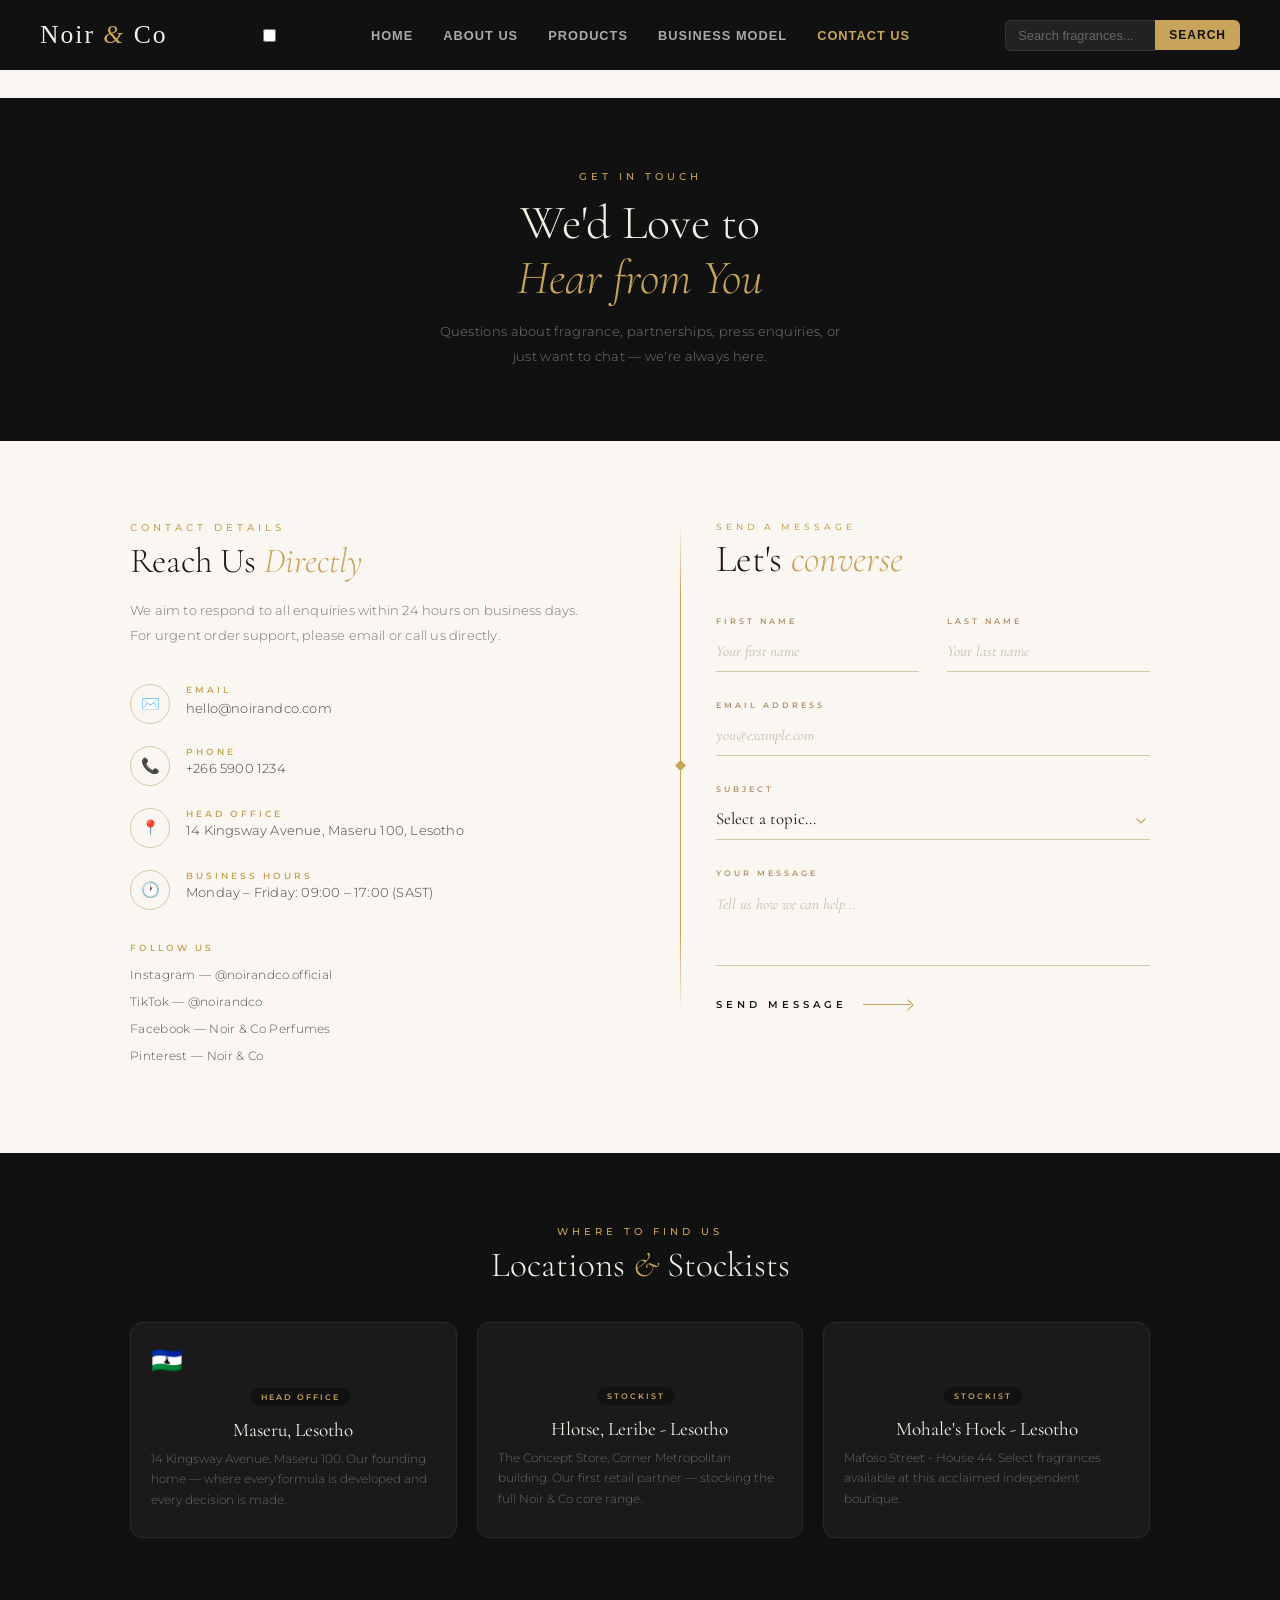
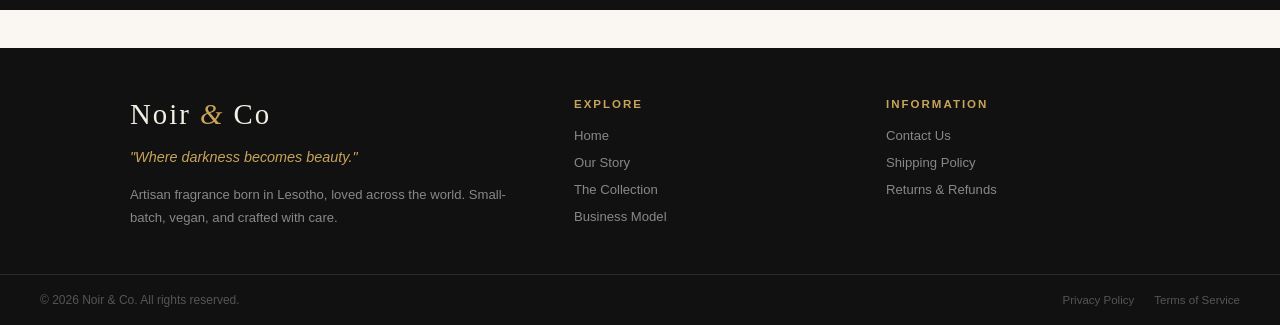
<file: contacts.html>
<!DOCTYPE html>
<html lang="en">
<head>
  <meta charset="UTF-8"/>
  <meta name="viewport" content="width=device-width, initial-scale=1.0"/>
  <title>Noir & Co — Contact Us</title>
  <link rel="stylesheet" href="nav_and_footer.css"/>
  <link rel="preconnect" href="https://fonts.googleapis.com">
  <link rel="preconnect" href="https://fonts.gstatic.com" crossorigin>
  <link href="https://fonts.googleapis.com/css2?family=Cormorant+Garamond:ital,wght@0,300;0,400;1,300;1,400&family=Montserrat:wght@300;400;500;600&display=swap" rel="stylesheet">
  <style>

    /* ── Page Header ──────────────────────────────────────── */
    .page-header {
      background-color: #111111;
      padding: 72px 40px;
      text-align: center;
    }
    .page-header .small-label {
      font-family: Montserrat, sans-serif;
      font-size: 0.62rem;
      font-weight: 500;
      letter-spacing: 4px;
      text-transform: uppercase;
      color: #c8a45a;
      margin-bottom: 14px;
      display: block;
    }
    .page-header h1 {
      font-family: 'Cormorant Garamond', serif;
      font-size: 3rem;
      font-weight: 300;
      color: #f4efe4;
      line-height: 1.15;
      margin-bottom: 14px;
    }
    .page-header h1 em { font-style: italic; color: #c8a45a; }
    .page-header p {
      font-family: Montserrat, sans-serif;
      font-size: 0.8rem;
      font-weight: 300;
      color: #777777;
      line-height: 1.9;
      max-width: 420px;
      margin: 0 auto;
      letter-spacing: 0.3px;
    }

    /* ── Wrap ─────────────────────────────────────────────── */
    .wrap {
      max-width: 1100px;
      margin: 0 auto;
      padding: 0 40px;
    }
    .section-label {
      font-family: Montserrat, sans-serif;
      font-size: 0.62rem;
      font-weight: 500;
      letter-spacing: 4px;
      text-transform: uppercase;
      color: #c8a45a;
      margin-bottom: 8px;
      display: block;
    }
    .section-title {
      font-family: 'Cormorant Garamond', serif;
      font-size: 2.2rem;
      font-weight: 300;
      color: #1a1a1a;
      margin-bottom: 18px;
      line-height: 1.15;
    }
    .section-title em { font-style: italic; color: #c8a45a; }
    .section-title.light { color: #f4efe4; }

    /* ── Contact Section ──────────────────────────────────── */
    .contact-section {
      background-color: #faf7f2;
      padding: 80px 0;
    }
    .contact-grid {
      display: grid;
      grid-template-columns: 1fr 1fr;
      gap: 80px;
      align-items: start;
    }

    /* ── Contact Info ─────────────────────────────────────── */
    .contact-info p.intro {
      font-family: Montserrat, sans-serif;
      font-size: 0.8rem;
      font-weight: 300;
      line-height: 1.9;
      color: #777777;
      margin-bottom: 36px;
      letter-spacing: 0.2px;
    }
    .contact-detail {
      display: flex;
      gap: 16px;
      align-items: flex-start;
      margin-bottom: 22px;
    }
    .detail-icon-text {
      width: 40px;
      height: 40px;
      min-width: 40px;
      border-radius: 50%;
      background-color: transparent;
      border: 1px solid #d4c9a8;
      display: flex;
      align-items: center;
      justify-content: center;
      font-size: 0.95rem;
    }
    .detail-text h6 {
      font-family: Montserrat, sans-serif;
      font-size: 0.55rem;
      font-weight: 600;
      letter-spacing: 3px;
      text-transform: uppercase;
      color: #c8a45a;
      margin-bottom: 4px;
    }
    .detail-text p, .detail-text a {
      font-family: Montserrat, sans-serif;
      font-size: 0.8rem;
      font-weight: 300;
      color: #444444;
      text-decoration: none;
      letter-spacing: 0.2px;
    }
    .detail-text a:hover { color: #c8a45a; }

    .social-section { margin-top: 32px; }
    .social-section h6 {
      font-family: Montserrat, sans-serif;
      font-size: 0.55rem;
      font-weight: 600;
      letter-spacing: 3px;
      text-transform: uppercase;
      color: #c8a45a;
      margin-bottom: 12px;
    }
    .social-list { list-style: none; }
    .social-list li { margin-bottom: 9px; }
    .social-list li a {
      font-family: Montserrat, sans-serif;
      font-size: 0.78rem;
      font-weight: 300;
      color: #555555;
      text-decoration: none;
      letter-spacing: 0.3px;
      transition: color 0.2s;
    }
    .social-list li a:hover { color: #c8a45a; }

    /* ── Artistic Form ────────────────────────────────────── */
    .contact-form-box {
      position: relative;
      padding: 0 0 0 36px;
    }

    /* Vertical gold hairline */
    .contact-form-box::before {
      content: '';
      position: absolute;
      left: 0;
      top: 0;
      bottom: 0;
      width: 1px;
      background: linear-gradient(to bottom, transparent, #c8a45a 15%, #c8a45a 85%, transparent);
    }

    /* Small decorative diamond on the line */
    .form-diamond {
      position: absolute;
      left: -5px;
      top: 50%;
      transform: translateY(-50%);
      width: 11px;
      height: 11px;
      background: #c8a45a;
      clip-path: polygon(50% 0%, 100% 50%, 50% 100%, 0% 50%);
    }

    .form-eyebrow {
      font-family: Montserrat, sans-serif;
      font-size: 0.58rem;
      font-weight: 500;
      letter-spacing: 4px;
      text-transform: uppercase;
      color: #c8a45a;
      margin-bottom: 6px;
      display: block;
    }

    .contact-form-box h3 {
      font-family: 'Cormorant Garamond', serif;
      font-size: 2.4rem;
      font-weight: 300;
      color: #1a1a1a;
      margin-bottom: 36px;
      line-height: 1.1;
    }
    .contact-form-box h3 em {
      font-style: italic;
      color: #c8a45a;
    }

    .form-row {
      display: grid;
      grid-template-columns: 1fr 1fr;
      gap: 0 28px;
    }

    /* Underline-only fields */
    .form-field {
      margin-bottom: 28px;
      position: relative;
    }
    .form-field label {
      display: block;
      font-family: Montserrat, sans-serif;
      font-size: 0.52rem;
      font-weight: 600;
      letter-spacing: 3px;
      text-transform: uppercase;
      color: #b0926a;
      margin-bottom: 8px;
      transition: color 0.25s;
    }
    .form-field:focus-within label { color: #c8a45a; }

    .form-field input,
    .form-field select,
    .form-field textarea {
      width: 100%;
      background: transparent;
      border: none;
      border-bottom: 1px solid #d4c9a8;
      border-radius: 0;
      padding: 6px 0 10px;
      color: #1a1a1a;
      font-family: 'Cormorant Garamond', serif;
      font-size: 1.05rem;
      font-weight: 400;
      outline: none;
      transition: border-color 0.3s;
      box-sizing: border-box;
    }
    .form-field input:focus,
    .form-field select:focus,
    .form-field textarea:focus {
      border-bottom-color: #c8a45a;
    }
    .form-field input::placeholder,
    .form-field textarea::placeholder {
      color: #c5bca8;
      font-style: italic;
      font-size: 0.95rem;
    }
    .form-field select {
      cursor: pointer;
      appearance: none;
      -webkit-appearance: none;
      background-image: url("data:image/svg+xml,%3Csvg xmlns='http://www.w3.org/2000/svg' width='10' height='6' viewBox='0 0 10 6'%3E%3Cpath d='M1 1l4 4 4-4' stroke='%23c8a45a' stroke-width='1.2' fill='none' stroke-linecap='round'/%3E%3C/svg%3E");
      background-repeat: no-repeat;
      background-position: right 4px center;
      padding-right: 22px;
      color: #1a1a1a;
      font-family: 'Cormorant Garamond', serif;
      font-size: 1.05rem;
    }
    .form-field select option { background: #faf7f2; color: #1a1a1a; }
    .form-field textarea {
      resize: none;
      height: 80px;
      line-height: 1.7;
    }

    /* Animated underline glow on focus */
    .form-field::after {
      content: '';
      position: absolute;
      bottom: 0;
      left: 0;
      width: 0;
      height: 1px;
      background: #c8a45a;
      transition: width 0.35s ease;
    }
    .form-field:focus-within::after { width: 100%; }

    /* Submit button — text + extending arrow line */
    .submit-btn {
      margin-top: 10px;
      padding: 0;
      background: none;
      border: none;
      cursor: pointer;
      display: flex;
      align-items: center;
      gap: 16px;
    }
    .submit-btn-text {
      font-family: Montserrat, sans-serif;
      font-size: 0.62rem;
      font-weight: 600;
      letter-spacing: 4px;
      text-transform: uppercase;
      color: #1a1a1a;
      transition: color 0.25s;
    }
    .submit-btn-line {
      width: 48px;
      height: 1px;
      background: #c8a45a;
      transition: width 0.3s ease;
      position: relative;
    }
    .submit-btn-line::after {
      content: '';
      position: absolute;
      right: -1px;
      top: -3px;
      width: 7px;
      height: 7px;
      border-top: 1px solid #c8a45a;
      border-right: 1px solid #c8a45a;
      transform: rotate(45deg);
    }
    .submit-btn:hover .submit-btn-text { color: #c8a45a; }
    .submit-btn:hover .submit-btn-line { width: 72px; }

    /* ── Locations Section ────────────────────────────────── */
    .locations-section {
      background-color: #111111;
      padding: 72px 0;
    }
    .locations-section .section-label {
      color: #c8a45a;
      text-align: center;
    }
    .locations-section .section-title {
      text-align: center;
    }
    .locations-grid {
      display: grid;
      grid-template-columns: repeat(3, 1fr);
      gap: 20px;
      margin-top: 36px;
    }
    .location-card {
      background-color: #1a1a1a;
      border: 1px solid #2a2a2a;
      border-radius: 12px;
      overflow: hidden;
      transition: border-color 0.25s;
    }
    .location-card:hover { border-color: #c8a45a; }

    .location-info { padding: 22px 20px 26px; }
    .location-flag { font-size: 1.6rem; margin-bottom: 10px; display: block; }
    .location-type {
      display: inline-block;
      font-family: Montserrat, sans-serif;
      font-size: 0.52rem;
      font-weight: 600;
      letter-spacing: 2px;
      text-transform: uppercase;
      padding: 4px 10px;
      background-color: #111111;
      color: #c8a45a;
      border-radius: 20px;
      margin-bottom: 12px;
      margin-left: 35%;
    }
    .location-card h4 {
      font-family: 'Cormorant Garamond', serif;
      font-size: 1.2rem;
      font-weight: 400;
      color: #f4efe4;
      margin-bottom: 7px;
      text-align: center;
    }
    .location-card p {
      font-family: Montserrat, sans-serif;
      font-size: 0.74rem;
      font-weight: 300;
      line-height: 1.75;
      color: #666666;
    }

    /* ── Responsive ───────────────────────────────────────── */
    @media (max-width: 900px) {
      .wrap { padding: 0 24px; }
      .contact-grid { grid-template-columns: 1fr; gap: 56px; }
      .form-row { grid-template-columns: 1fr; gap: 0; }
      .locations-grid { grid-template-columns: 1fr 1fr; }
      .contact-section, .locations-section { padding: 56px 0; }
      .page-header { padding: 56px 24px; }
      .contact-form-box { padding-left: 28px; }
    }
    @media (max-width: 600px) {
      .locations-grid { grid-template-columns: 1fr; }
      .page-header h1 { font-size: 2.4rem; }
      .contact-form-box h3 { font-size: 1.9rem; }
    }
  </style>
</head>
<body>

<nav>
  <a href="index.html" class="logo">Noir <span class="amp">&</span> Co</a>
  <input type="checkbox" id="menu-toggle">
  <ul>
    <li><a href="index.html">Home</a></li>
    <li><a href="About.html">About Us</a></li>
    <li><a href="products.html">Products</a></li>
    <li><a href="business_model.html">Business Model</a></li>
    <li><a href="contacts.html" class="active">Contact Us</a></li>
  </ul>
  <div class="search-bar">
    <input type="text" placeholder="Search fragrances..." />
    <button>Search</button>
  </div>
</nav>

<header class="page-header">
  <span class="small-label">Get in Touch</span>
  <h1>We'd Love to<br><em>Hear from You</em></h1>
  <p>Questions about fragrance, partnerships, press enquiries, or just want to chat — we're always here.</p>
</header>

<section class="contact-section">
  <div class="wrap">
    <div class="contact-grid">

      <div class="contact-info">
        <span class="section-label">Contact Details</span>
        <h2 class="section-title">Reach Us <em>Directly</em></h2>
        <p class="intro">We aim to respond to all enquiries within 24 hours on business days. For urgent order support, please email or call us directly.</p>

        <div class="contact-detail">
          <div class="detail-icon-text">✉️</div>
          <div class="detail-text">
            <h6>Email</h6>
            <a href="mailto:hello@noirandco.com">hello@noirandco.com</a>
          </div>
        </div>
        <div class="contact-detail">
          <div class="detail-icon-text">📞</div>
          <div class="detail-text">
            <h6>Phone</h6>
            <p>+266 5900 1234</p>
          </div>
        </div>
        <div class="contact-detail">
          <div class="detail-icon-text">📍</div>
          <div class="detail-text">
            <h6>Head Office</h6>
            <p>14 Kingsway Avenue, Maseru 100, Lesotho</p>
          </div>
        </div>
        <div class="contact-detail">
          <div class="detail-icon-text">🕐</div>
          <div class="detail-text">
            <h6>Business Hours</h6>
            <p>Monday – Friday: 09:00 – 17:00 (SAST)</p>
          </div>
        </div>

        <div class="social-section">
          <h6>Follow Us</h6>
          <ul class="social-list">
            <li><a href="#">Instagram — @noirandco.official</a></li>
            <li><a href="#">TikTok — @noirandco</a></li>
            <li><a href="#">Facebook — Noir &amp; Co Perfumes</a></li>
            <li><a href="#">Pinterest — Noir &amp; Co</a></li>
          </ul>
        </div>
      </div>

      <!-- Artistic Form -->
      <div class="contact-form-box">
        <div class="form-diamond"></div>
        <span class="form-eyebrow">Send a Message</span>
        <h3>Let's <em>converse</em></h3>

        <div class="form-row">
          <div class="form-field">
            <label for="fn">First Name</label>
            <input type="text" id="fn" placeholder="Your first name"/>
          </div>
          <div class="form-field">
            <label for="ln">Last Name</label>
            <input type="text" id="ln" placeholder="Your last name"/>
          </div>
        </div>

        <div class="form-field">
          <label for="em">Email Address</label>
          <input type="email" id="em" placeholder="you@example.com"/>
        </div>

        <div class="form-field">
          <label for="sub">Subject</label>
          <select id="sub">
            <option value="" disabled selected>Select a topic...</option>
            <option>Order Enquiry</option>
            <option>Product Question</option>
            <option>Wholesale / Partnership</option>
            <option>Press &amp; Media</option>
            <option>Investor Information</option>
            <option>Other</option>
          </select>
        </div>

        <div class="form-field">
          <label for="msg">Your Message</label>
          <textarea id="msg" placeholder="Tell us how we can help..."></textarea>
        </div>

        <button class="submit-btn" type="button">
          <span class="submit-btn-text">Send Message</span>
          <span class="submit-btn-line"></span>
        </button>
      </div>

    </div>
  </div>
</section>

<section class="locations-section">
  <div class="wrap">
    <span class="section-label">Where to Find Us</span>
    <h2 class="section-title light">Locations <em>&amp;</em> Stockists</h2>
    <div class="locations-grid">

      <div class="location-card">
        <div class="location-info">
          <span class="location-flag">🇱🇸</span>
          <span class="location-type">Head Office</span>
          <h4>Maseru, Lesotho</h4>
          <p>14 Kingsway Avenue, Maseru 100. Our founding home — where every formula is developed and every decision is made.</p>
        </div>
      </div>

      <div class="location-card">
        <div class="location-info">
          <span class="location-flag">LS</span>
          <span class="location-type">Stockist</span>
          <h4>Hlotse, Leribe - Lesotho</h4>
          <p>The Concept Store, Corner Metropolitan building. Our first retail partner — stocking the full Noir &amp; Co core range.</p>
        </div>
      </div>

      <div class="location-card">
        <div class="location-info">
          <span class="location-flag">LS</span>
          <span class="location-type">Stockist</span>
          <h4>Mohale's Hoek - Lesotho</h4>
          <p>Mafoso Street - House 44. Select fragrances available at this acclaimed independent boutique.</p>
        </div>
      </div>

    </div>
  </div>
</section>

<footer>
  <div class="footer-body">
    <div class="footer-brand">
      <div class="footer-logo">Noir <em>&amp;</em> Co</div>
      <p class="tagline">"Where darkness becomes beauty."</p>
      <p>Artisan fragrance born in Lesotho, loved across the world. Small-batch, vegan, and crafted with care.</p>
    </div>
    <div class="footer-col">
      <h5>Explore</h5>
      <ul>
        <li><a href="index.html">Home</a></li>
        <li><a href="About.html">Our Story</a></li>
        <li><a href="products.html">The Collection</a></li>
        <li><a href="business_model.html">Business Model</a></li>
      </ul>
    </div>
    <div class="footer-col">
      <h5>Information</h5>
      <ul>
        <li><a href="contacts.html">Contact Us</a></li>
        <li><a href="#">Shipping Policy</a></li>
        <li><a href="#">Returns &amp; Refunds</a></li>
      </ul>
    </div>
  </div>
  <div class="footer-bottom">
    <span class="copy">&copy; 2026 Noir &amp; Co. All rights reserved.</span>
    <div class="legal-links">
      <a href="#">Privacy Policy</a>
      <a href="#">Terms of Service</a>
    </div>
  </div>
</footer>

</body>
</html>
</file>
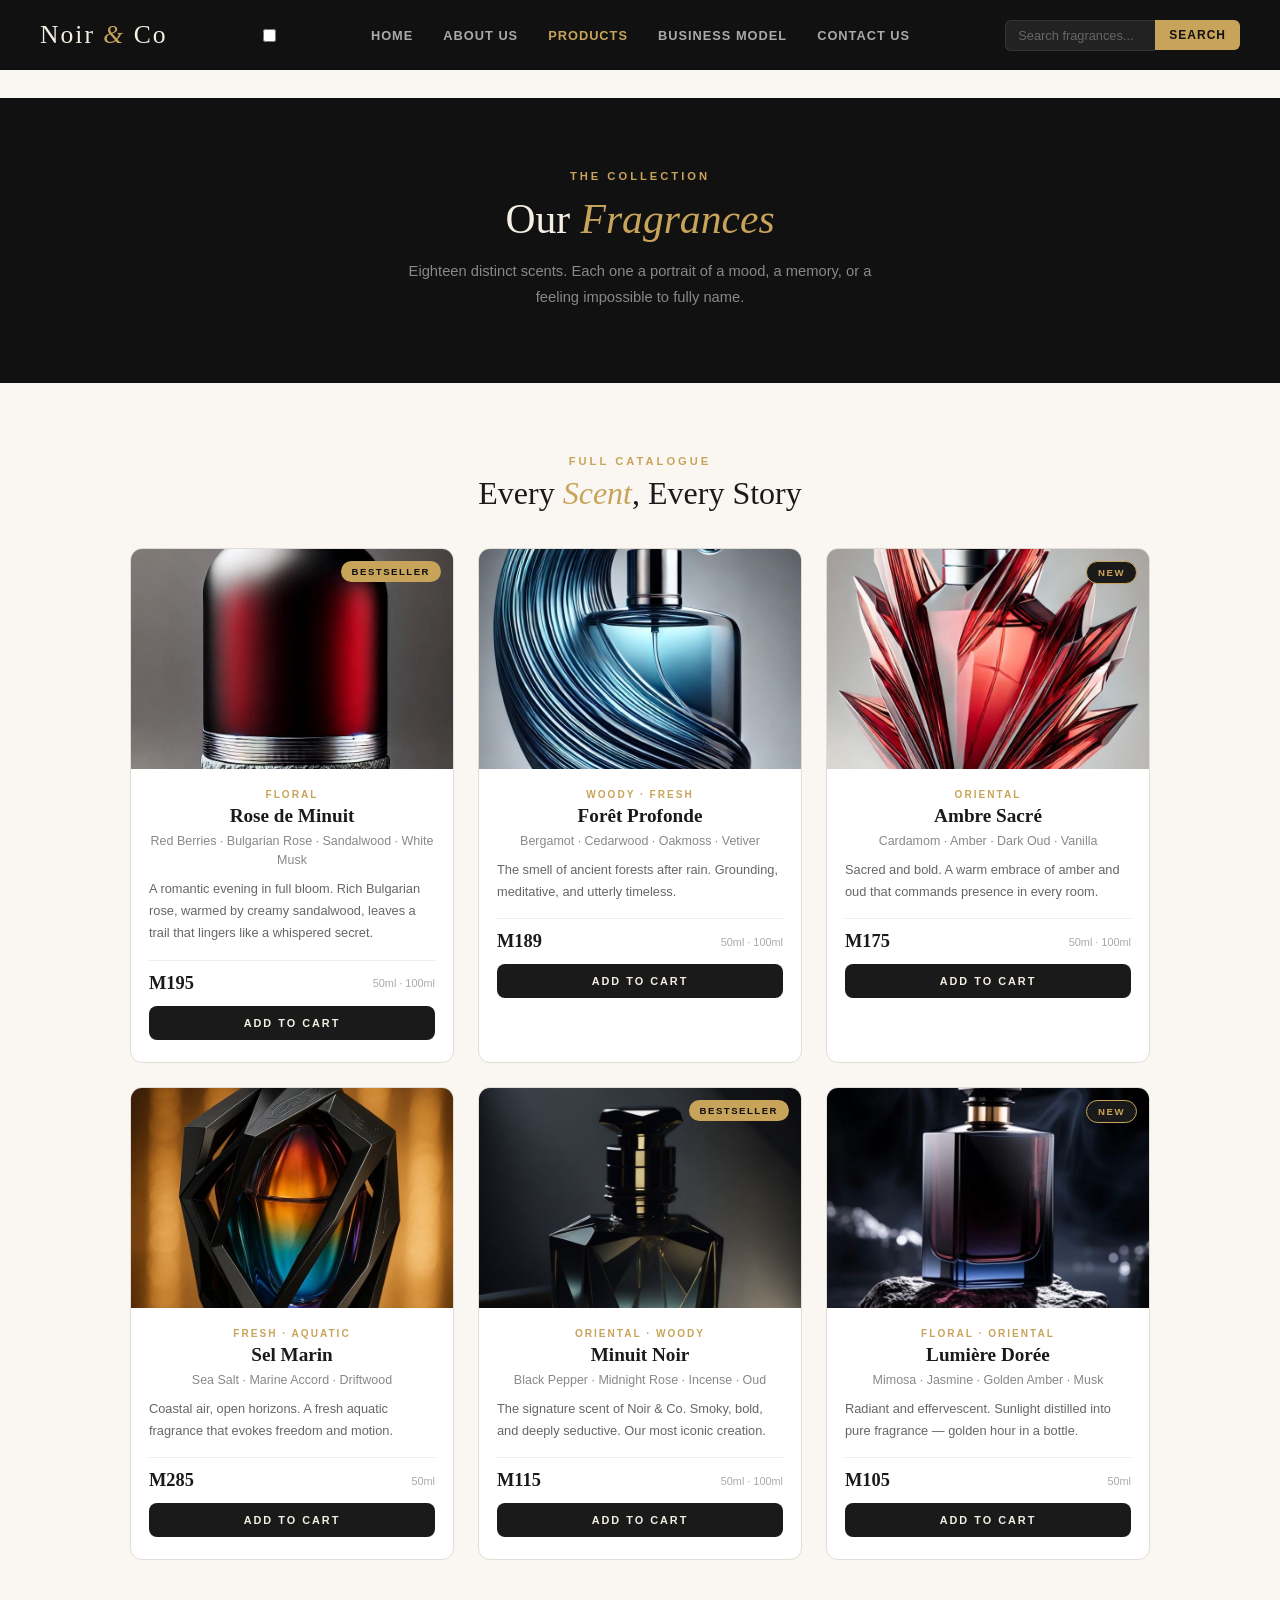
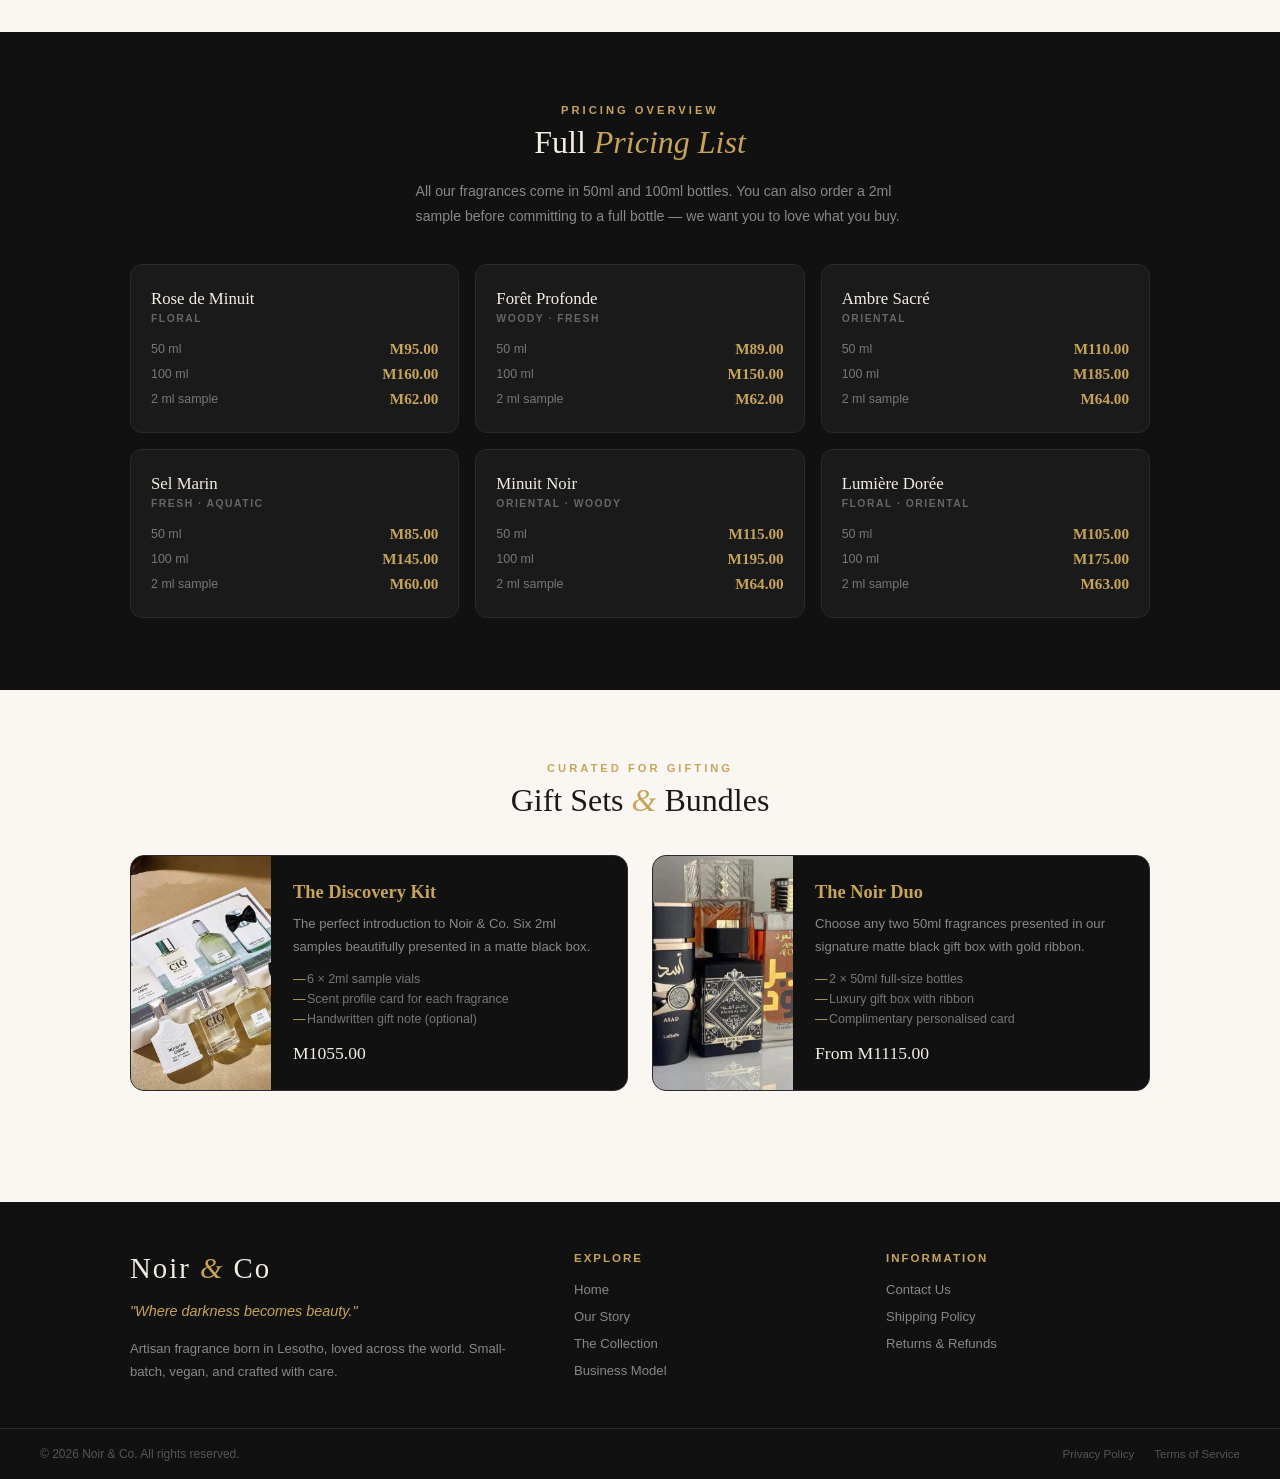
<file: products.html>
<!DOCTYPE html>
<html lang="en">
<head>
  <meta charset="UTF-8"/>
  <meta name="viewport" content="width=device-width, initial-scale=1.0"/>
  <title>Noir & Co — The Collection</title>
  <link rel="stylesheet" href="nav_and_footer.css"/>
  <style>
    .page-header {
      background-color: #111111;
      padding: 72px 40px;
      text-align: center;
    }

    .page-header .small-label {
      font-family: Arial, sans-serif;
      font-size: 0.7rem;
      font-weight: bold;
      letter-spacing: 3px;
      text-transform: uppercase;
      color: #c8a45a;
      margin-bottom: 14px;
      display: block;
    }

    .page-header h1 {
      font-family: Georgia, serif;
      font-size: 2.6rem;
      font-weight: normal;
      color: #f4efe4;
      line-height: 1.15;
      margin-bottom: 14px;
    }

    .page-header h1 em { font-style: italic; color: #c8a45a; }

    .page-header p {
      font-family: Arial, sans-serif;
      font-size: 0.92rem;
      color: #888888;
      line-height: 1.8;
      max-width: 480px;
      margin: 0 auto;
    }

    /* ── SHARED ── */
    .wrap {
      max-width: 1100px;
      margin: 0 auto;
      padding: 0 40px;
    }

    .section-label {
      font-family: Arial, sans-serif;
      font-size: 0.7rem;
      font-weight: bold;
      letter-spacing: 3px;
      text-transform: uppercase;
      color: #c8a45a;
      margin-bottom: 8px;
      display: block;
      text-align: center;
    }

    .section-title {
      font-family: Georgia, serif;
      font-size: 2rem;
      font-weight: normal;
      color: #1a1a1a;
      margin-bottom: 18px;
      line-height: 1.15;
      text-align: center;
    }

    .section-title em { font-style: italic; color: #c8a45a; }
    .section-title.light { color: #f4efe4; }


    .catalog-section {
      background-color: #faf7f2;
      padding: 72px 0;
    }

    .catalog-grid {
      display: grid;
      grid-template-columns: repeat(3, 1fr);
      gap: 24px;
      margin-top: 36px;
    }

    .product-card {
      background-color: #ffffff;
      border: 1px solid #e0ddd6;
      border-radius: 12px;
      overflow: hidden;
      position: relative;
    }

    .product-card:hover {
      box-shadow: 0 8px 28px rgba(0, 0, 0, 0.1);
    }

    .product-badge {
      position: absolute;
      top: 12px;
      right: 12px;
      background-color: #c8a45a;
      color: #111111;
      font-family: Arial, sans-serif;
      font-size: 0.6rem;
      font-weight: bold;
      letter-spacing: 1.5px;
      text-transform: uppercase;
      padding: 5px 11px;
      border-radius: 20px;
      z-index: 1;
    }

    .product-badge.new {
      background-color: #1a1a1a;
      color: #c8a45a;
      border: 1px solid #c8a45a;
    }

    .product-thumb {
      height: 220px;
      background-color: #1a1509;
      overflow: hidden;
    }

    .product-thumb img {
      width: 100%;
      height: 100%;
      object-fit: cover;
      display: block;
    }

    .bg2 { background-color: #091510; }
    .bg3 { background-color: #170e07; }
    .bg4 { background-color: #080e18; }
    .bg5 { background-color: #080808; }
    .bg6 { background-color: #18160a; }

    .product-body { padding: 20px 18px 22px; }

    .product-cat {
      font-family: Arial, sans-serif;
      font-size: 0.63rem;
      font-weight: bold;
      letter-spacing: 2px;
      text-transform: uppercase;
      color: #c8a45a;
      margin-bottom: 5px;
      text-align: center;
    }

    .product-name {
      font-family: Georgia, serif;
      font-size: 1.2rem;
      color: #1a1a1a;
      margin-bottom: 5px;
      text-align: center;
    }

    .product-notes {
      font-family: Arial, sans-serif;
      font-size: 0.78rem;
      color: #888888;
      line-height: 1.55;
      margin-bottom: 8px;
      text-align: center;
    }

    .product-desc {
      font-family: Arial, sans-serif;
      font-size: 0.8rem;
      color: #666666;
      line-height: 1.7;
      margin-bottom: 16px;
    }

    .product-footer {
      display: flex;
      align-items: center;
      justify-content: space-between;
      border-top: 1px solid #f0ede6;
      padding-top: 12px;
    }

    .product-price {
      font-family: Georgia, serif;
      font-size: 1.15rem;
      font-weight: bold;
      color: #1a1a1a;
    }

    .product-sizes {
      font-family: Arial, sans-serif;
      font-size: 0.68rem;
      color: #aaaaaa;
    }

    .add-btn {
      width: 100%;
      margin-top: 12px;
      padding: 11px;
      background-color: #1a1a1a;
      color: #f4efe4;
      border: none;
      font-family: Arial, sans-serif;
      font-size: 0.68rem;
      font-weight: bold;
      letter-spacing: 2px;
      text-transform: uppercase;
      cursor: pointer;
      border-radius: 8px;
    }

    .add-btn:hover {
      background-color: #c8a45a;
      color: #111111;
    }

    .pricing-section {
      background-color: #111111;
      padding: 72px 0;
    }

    .pricing-section .section-label { color: #c8a45a; }

    .pricing-intro {
      font-family: Arial, sans-serif;
      font-size: 0.88rem;
      color: #888888;
      line-height: 1.75;
      max-width: 520px;
      margin-bottom: 36px;
      margin-left: 28%;
    }

    .pricing-grid {
      display: grid;
      grid-template-columns: repeat(3, 1fr);
      gap: 16px;
    }

    .pricing-card {
      background-color: #1a1a1a;
      border: 1px solid #2a2a2a;
      border-radius: 12px;
      padding: 24px 20px;
    }

    .pricing-card:hover {
      border-color: #c8a45a;
    }

    .pricing-card .p-name {
      font-family: Georgia, serif;
      font-size: 1.05rem;
      color: #f4efe4;
      margin-bottom: 4px;
    }

    .pricing-card .p-family {
      font-family: Arial, sans-serif;
      font-size: 0.65rem;
      font-weight: bold;
      letter-spacing: 1.5px;
      text-transform: uppercase;
      color: #666666;
      margin-bottom: 16px;
    }

    .pricing-card .p-sizes {
      display: flex;
      flex-direction: column;
      gap: 7px;
    }

    .pricing-card .p-size-row {
      display: flex;
      justify-content: space-between;
      align-items: center;
    }

    .pricing-card .p-size-label {
      font-family: Arial, sans-serif;
      font-size: 0.78rem;
      color: #777777;
    }

    .pricing-card .p-size-price {
      font-family: Georgia, serif;
      font-size: 0.95rem;
      color: #c8a45a;
      font-weight: bold;
    }

    .pricing-card.discovery {
      background-color: #1f1a0e;
      border-color: #c8a45a;
      grid-column: span 1;
    }

    .gifts-section {
      background-color: #faf7f2;
      padding: 72px 0;
    }

    .gifts-grid {
      display: grid;
      grid-template-columns: 1fr 1fr;
      gap: 24px;
      margin-top: 36px;
    }

    .gift-card {
      background-color: #111111;
      border: 1px solid #2a2a2a;
      border-radius: 14px;
      overflow: hidden;
      display: grid;
      grid-template-columns: 140px 1fr;
    }

    .gift-card:hover { border-color: #c8a45a; }

    .gift-image {
      background-color: #1f1a0e;
      overflow: hidden;
    }

    .gift-image img {
      width: 100%;
      height: 100%;
      object-fit: cover;
      display: block;
    }

    .gift-info {
      padding: 26px 22px;
    }

    .gift-info h4 {
      font-family: Georgia, serif;
      font-size: 1.15rem;
      color: #c8a45a;
      margin-bottom: 10px;
    }

    .gift-info p {
      font-family: Arial, sans-serif;
      font-size: 0.82rem;
      line-height: 1.75;
      color: #888888;
      margin-bottom: 10px;
    }

    .gift-info ul {
      list-style: none;
      margin-bottom: 14px;
    }

    .gift-info ul li {
      font-family: Arial, sans-serif;
      font-size: 0.78rem;
      color: #777777;
      padding: 3px 0 3px 14px;
      position: relative;
    }

    .gift-info ul li::before {
      content: "—";
      position: absolute;
      left: 0;
      color: #c8a45a;
    }

    .gift-price {
      font-family: Georgia, serif;
      font-size: 1.1rem;
      color: #f4efe4;
    }

    @media (max-width: 1000px) { .catalog-grid { grid-template-columns: 1fr 1fr; } }

    @media (max-width: 900px) {
      .wrap { padding: 0 24px; }
      .catalog-section, .pricing-section, .gifts-section { padding: 56px 0; }
      .page-header { padding: 56px 24px; }
      .gifts-grid { grid-template-columns: 1fr; }
      .gift-card { grid-template-columns: 120px 1fr; }
      .pricing-grid { grid-template-columns: 1fr 1fr; }
    }

    @media (max-width: 600px) {
      .catalog-grid { grid-template-columns: 1fr; }
      .pricing-grid { grid-template-columns: 1fr; }
      .gift-card { grid-template-columns: 1fr; }
      .gift-image { height: 180px; }
    }
  </style>
</head>
<body>

<nav>
  <a href="index.html" class="logo">Noir <span class="amp">&</span> Co</a>
  <input type="checkbox" id="menu-toggle">
  <ul>
    <li><a href="index.html">Home</a></li>
    <li><a href="About.html">About Us</a></li>
    <li><a href="products.html" class="active">Products</a></li>
    <li><a href="business_model.html">Business Model</a></li>
    <li><a href="contacts.html">Contact Us</a></li>
  </ul>
  <div class="search-bar">
    <input type="text" placeholder="Search fragrances..." />
    <button>Search</button>
  </div>
</nav>

<header class="page-header">
  <span class="small-label">The Collection</span>
  <h1>Our <em>Fragrances</em></h1>
  <p>Eighteen distinct scents. Each one a portrait of a mood, a memory, or a feeling impossible to fully name.</p>
</header>

<section class="catalog-section">
  <div class="wrap">
    <span class="section-label">Full Catalogue</span>
    <h2 class="section-title">Every <em>Scent</em>, Every Story</h2>
    <div class="catalog-grid">

      <div class="product-card">
        <span class="product-badge">Bestseller</span>
        <div class="product-thumb">
          
          <img src="4.jpeg" alt="Rose de Minuit" />
        </div>
        <div class="product-body">
          <p class="product-cat">Floral</p>
          <h3 class="product-name">Rose de Minuit</h3>
          <p class="product-notes">Red Berries &middot; Bulgarian Rose &middot; Sandalwood &middot; White Musk</p>
          <p class="product-desc">A romantic evening in full bloom. Rich Bulgarian rose, warmed by creamy sandalwood, leaves a trail that lingers like a whispered secret.</p>
          <div class="product-footer">
            <span class="product-price">M195</span>
            <span class="product-sizes">50ml &middot; 100ml</span>
          </div>
          <button class="add-btn">Add to Cart</button>
        </div>
      </div>

      <div class="product-card">
        <div class="product-thumb bg2">
    
          <img src="6.jpeg" alt="Forêt Profonde" />
        </div>
        <div class="product-body">
          <p class="product-cat">Woody &middot; Fresh</p>
          <h3 class="product-name">For&ecirc;t Profonde</h3>
          <p class="product-notes">Bergamot &middot; Cedarwood &middot; Oakmoss &middot; Vetiver</p>
          <p class="product-desc">The smell of ancient forests after rain. Grounding, meditative, and utterly timeless.</p>
          <div class="product-footer">
            <span class="product-price">M189</span>
            <span class="product-sizes">50ml &middot; 100ml</span>
          </div>
          <button class="add-btn">Add to Cart</button>
        </div>
      </div>

      <div class="product-card">
        <span class="product-badge new">New</span>
        <div class="product-thumb bg3">
      
          <img src="7.jpeg" alt="Ambre Sacré" />
        </div>
        <div class="product-body">
          <p class="product-cat">Oriental</p>
          <h3 class="product-name">Ambre Sacr&eacute;</h3>
          <p class="product-notes">Cardamom &middot; Amber &middot; Dark Oud &middot; Vanilla</p>
          <p class="product-desc">Sacred and bold. A warm embrace of amber and oud that commands presence in every room.</p>
          <div class="product-footer">
            <span class="product-price">M175</span>
            <span class="product-sizes">50ml &middot; 100ml</span>
          </div>
          <button class="add-btn">Add to Cart</button>
        </div>
      </div>

      <div class="product-card">
        <div class="product-thumb bg4">
          <img src="8.jpeg" alt="Sel Marin" />
        </div>
        <div class="product-body">
          <p class="product-cat">Fresh &middot; Aquatic</p>
          <h3 class="product-name">Sel Marin</h3>
          <p class="product-notes">Sea Salt &middot; Marine Accord &middot; Driftwood</p>
          <p class="product-desc">Coastal air, open horizons. A fresh aquatic fragrance that evokes freedom and motion.</p>
          <div class="product-footer">
            <span class="product-price">M285</span>
            <span class="product-sizes">50ml</span>
          </div>
          <button class="add-btn">Add to Cart</button>
        </div>
      </div>

      <div class="product-card">
        <span class="product-badge">Bestseller</span>
        <div class="product-thumb bg5">
  
          <img src="9.jpeg" alt="Minuit Noir" />
        </div>
        <div class="product-body">
          <p class="product-cat">Oriental &middot; Woody</p>
          <h3 class="product-name">Minuit Noir</h3>
          <p class="product-notes">Black Pepper &middot; Midnight Rose &middot; Incense &middot; Oud</p>
          <p class="product-desc">The signature scent of Noir &amp; Co. Smoky, bold, and deeply seductive. Our most iconic creation.</p>
          <div class="product-footer">
            <span class="product-price">M115</span>
            <span class="product-sizes">50ml &middot; 100ml</span>
          </div>
          <button class="add-btn">Add to Cart</button>
        </div>
      </div>

      <div class="product-card">
        <span class="product-badge new">New</span>
        <div class="product-thumb bg6">

          <img src="10.jpg" alt="Lumière Dorée" />
        </div>
        <div class="product-body">
          <p class="product-cat">Floral &middot; Oriental</p>
          <h3 class="product-name">Lumi&egrave;re Dor&eacute;e</h3>
          <p class="product-notes">Mimosa &middot; Jasmine &middot; Golden Amber &middot; Musk</p>
          <p class="product-desc">Radiant and effervescent. Sunlight distilled into pure fragrance — golden hour in a bottle.</p>
          <div class="product-footer">
            <span class="product-price">M105</span>
            <span class="product-sizes">50ml</span>
          </div>
          <button class="add-btn">Add to Cart</button>
        </div>
      </div>

    </div>
  </div>
</section>

<section class="pricing-section">
  <div class="wrap">
    <span class="section-label">Pricing Overview</span>
    <h2 class="section-title light">Full <em>Pricing List</em></h2>
    <p class="pricing-intro">All our fragrances come in 50ml and 100ml bottles. You can also order a 2ml sample before committing to a full bottle — we want you to love what you buy.</p>
    <div class="pricing-grid">

      <div class="pricing-card">
        <p class="p-name">Rose de Minuit</p>
        <p class="p-family">Floral</p>
        <div class="p-sizes">
          <div class="p-size-row"><span class="p-size-label">50 ml</span><span class="p-size-price">M95.00</span></div>
          <div class="p-size-row"><span class="p-size-label">100 ml</span><span class="p-size-price">M160.00</span></div>
          <div class="p-size-row"><span class="p-size-label">2 ml sample</span><span class="p-size-price">M62.00</span></div>
        </div>
      </div>

      <div class="pricing-card">
        <p class="p-name">For&ecirc;t Profonde</p>
        <p class="p-family">Woody &middot; Fresh</p>
        <div class="p-sizes">
          <div class="p-size-row"><span class="p-size-label">50 ml</span><span class="p-size-price">M89.00</span></div>
          <div class="p-size-row"><span class="p-size-label">100 ml</span><span class="p-size-price">M150.00</span></div>
          <div class="p-size-row"><span class="p-size-label">2 ml sample</span><span class="p-size-price">M62.00</span></div>
        </div>
      </div>

      <div class="pricing-card">
        <p class="p-name">Ambre Sacr&eacute;</p>
        <p class="p-family">Oriental</p>
        <div class="p-sizes">
          <div class="p-size-row"><span class="p-size-label">50 ml</span><span class="p-size-price">M110.00</span></div>
          <div class="p-size-row"><span class="p-size-label">100 ml</span><span class="p-size-price">M185.00</span></div>
          <div class="p-size-row"><span class="p-size-label">2 ml sample</span><span class="p-size-price">M64.00</span></div>
        </div>
      </div>

      <div class="pricing-card">
        <p class="p-name">Sel Marin</p>
        <p class="p-family">Fresh &middot; Aquatic</p>
        <div class="p-sizes">
          <div class="p-size-row"><span class="p-size-label">50 ml</span><span class="p-size-price">M85.00</span></div>
          <div class="p-size-row"><span class="p-size-label">100 ml</span><span class="p-size-price">M145.00</span></div>
          <div class="p-size-row"><span class="p-size-label">2 ml sample</span><span class="p-size-price">M60.00</span></div>
        </div>
      </div>

      <div class="pricing-card">
        <p class="p-name">Minuit Noir</p>
        <p class="p-family">Oriental &middot; Woody</p>
        <div class="p-sizes">
          <div class="p-size-row"><span class="p-size-label">50 ml</span><span class="p-size-price">M115.00</span></div>
          <div class="p-size-row"><span class="p-size-label">100 ml</span><span class="p-size-price">M195.00</span></div>
          <div class="p-size-row"><span class="p-size-label">2 ml sample</span><span class="p-size-price">M64.00</span></div>
        </div>
      </div>

      <div class="pricing-card">
        <p class="p-name">Lumi&egrave;re Dor&eacute;e</p>
        <p class="p-family">Floral &middot; Oriental</p>
        <div class="p-sizes">
          <div class="p-size-row"><span class="p-size-label">50 ml</span><span class="p-size-price">M105.00</span></div>
          <div class="p-size-row"><span class="p-size-label">100 ml</span><span class="p-size-price">M175.00</span></div>
          <div class="p-size-row"><span class="p-size-label">2 ml sample</span><span class="p-size-price">M63.00</span></div>
        </div>
      </div>
    </div>
  </div>
</section>

<section class="gifts-section">
  <div class="wrap">
    <span class="section-label">Curated for Gifting</span>
    <h2 class="section-title">Gift Sets <em>&amp;</em> Bundles</h2>
    <div class="gifts-grid">

      <div class="gift-card">
        <div class="gift-image">
          <img src="SET1.jpeg" alt="The Discovery Kit" />
        </div>
        <div class="gift-info">
          <h4>The Discovery Kit</h4>
          <p>The perfect introduction to Noir &amp; Co. Six 2ml samples beautifully presented in a matte black box.</p>
          <ul>
            <li>6 &times; 2ml sample vials</li>
            <li>Scent profile card for each fragrance</li>
            <li>Handwritten gift note (optional)</li>
          </ul>
          <span class="gift-price">M1055.00</span>
        </div>
      </div>

      <div class="gift-card">
        <div class="gift-image">
          <img src="SET2.jpg" alt="The Noir Duo" />
        </div>
        <div class="gift-info">
          <h4>The Noir Duo</h4>
          <p>Choose any two 50ml fragrances presented in our signature matte black gift box with gold ribbon.</p>
          <ul>
            <li>2 &times; 50ml full-size bottles</li>
            <li>Luxury gift box with ribbon</li>
            <li>Complimentary personalised card</li>
          </ul>
          <span class="gift-price">From M1115.00</span>
        </div>
      </div>

    </div>
  </div>
</section>

<footer>
  <div class="footer-body">
    <div class="footer-brand">
      <div class="footer-logo">Noir <em>&amp;</em> Co</div>
      <p class="tagline">"Where darkness becomes beauty."</p>
      <p>Artisan fragrance born in Lesotho, loved across the world. Small-batch, vegan, and crafted with care.</p>
    </div>
    <div class="footer-col">
      <h5>Explore</h5>
      <ul>
        <li><a href="index.html">Home</a></li>
        <li><a href="About.html">Our Story</a></li>
        <li><a href="products.html">The Collection</a></li>
        <li><a href="business_model.html">Business Model</a></li>
      </ul>
    </div>
    <div class="footer-col">
      <h5>Information</h5>
      <ul>
        <li><a href="contacts.html">Contact Us</a></li>
        <li><a href="#">Shipping Policy</a></li>
        <li><a href="#">Returns &amp; Refunds</a></li>
      </ul>
    </div>
  </div>
  <div class="footer-bottom">
    <span class="copy">&copy; 2026 Noir &amp; Co. All rights reserved.</span>
    <div class="legal-links">
      <a href="#">Privacy Policy</a>
      <a href="#">Terms of Service</a>
    </div>
  </div>
</footer>

</body>
</html>
</file>
<file: nav_and_footer.css>
* {
  margin: 0;
  padding: 0;
  box-sizing: border-box;
}

body {
  font-family: Georgia, 'Times New Roman', serif;
  background-color: #faf7f2;
  color: #1a1a1a;
  min-height: 100vh;
  display: flex;
  flex-direction: column;
}

nav {
  background-color: #111111;
  padding: 0 40px;
  height: 70px;
  display: flex;
  align-items: center;
  justify-content: space-between;
}

.logo {
  font-family: Georgia, serif;
  font-size: 1.6rem;
  color: #f4efe4;
  text-decoration: none;
  letter-spacing: 2px;
}

.logo .amp {
  color: #c8a45a;
  font-style: italic;
}

nav ul {
  list-style: none;
  display: flex;
  gap: 30px;
  align-items: center;
}

nav ul li a {
  font-family: Arial, sans-serif;
  font-size: 0.8rem;
  font-weight: bold;
  letter-spacing: 1px;
  text-transform: uppercase;
  color: #aaaaaa;
  text-decoration: none;
}

nav ul li a:hover { color: #f4efe4; }
nav ul li a.active { color: #c8a45a; }

.search-bar {
  display: flex;
  align-items: center;
}

.search-bar input {
  background-color: #222222;
  border: 1px solid #333333;
  border-right: none;
  padding: 7px 12px;
  font-size: 0.8rem;
  color: #f4efe4;
  width: 150px;
  outline: none;
  border-radius: 6px 0 0 6px;
}

.search-bar input::placeholder { color: #666666; }

.search-bar button {
  background-color: #c8a45a;
  color: #111111;
  border: none;
  padding: 8px 14px;
  font-size: 0.75rem;
  font-weight: bold;
  text-transform: uppercase;
  cursor: pointer;
  letter-spacing: 1px;
  border-radius: 0 6px 6px 0;
}

.search-bar button:hover { background-color: #e8d5a3; }


nav + * {
  margin-top: 28px;
}


footer {
  margin-top: auto;
  margin-top: 3%;
  background-color: #111111;
}

.footer-body {
  max-width: 1100px;
  margin: 0 auto;
  padding: 50px 40px 40px;
  display: grid;
  grid-template-columns: 1.5fr 1fr 1fr;
  gap: 48px;
}

.footer-brand .footer-logo {
  font-family: Georgia, serif;
  font-size: 1.8rem;
  color: #f4efe4;
  letter-spacing: 2px;
  margin-bottom: 14px;
}

.footer-brand .footer-logo em {
  color: #c8a45a;
  font-style: italic;
}

.footer-brand .tagline {
  font-style: italic;
  font-size: 0.9rem;
  color: #c8a45a;
  margin-bottom: 14px;
}

.footer-brand p {
  font-family: Arial, sans-serif;
  font-size: 0.82rem;
  line-height: 1.75;
  color: #888888;
}

.footer-col h5 {
  font-family: Arial, sans-serif;
  font-size: 0.72rem;
  font-weight: bold;
  letter-spacing: 2px;
  text-transform: uppercase;
  color: #c8a45a;
  margin-bottom: 16px;
}

.footer-col ul { list-style: none; }
.footer-col ul li { margin-bottom: 9px; }

.footer-col ul li a {
  font-family: Arial, sans-serif;
  font-size: 0.82rem;
  color: #888888;
  text-decoration: none;
}

.footer-col ul li a:hover { color: #f4efe4; }

.footer-bottom {
  border-top: 1px solid #2a2a2a;
  padding: 18px 40px;
  display: flex;
  align-items: center;
  justify-content: space-between;
}

.footer-bottom .copy {
  font-family: Arial, sans-serif;
  font-size: 0.75rem;
  color: #555555;
}

.footer-bottom .legal-links { display: flex; gap: 20px; }

.footer-bottom .legal-links a {
  font-family: Arial, sans-serif;
  font-size: 0.72rem;
  color: #555555;
  text-decoration: none;
}

.footer-bottom .legal-links a:hover { color: #c8a45a; }

/* ══════════════════════════════════════════
   RESPONSIVE
══════════════════════════════════════════ */
@media (max-width: 900px) {
  nav {
    padding: 12px 20px;
    height: auto;
    flex-wrap: wrap;
    gap: 10px;
  }

  nav ul { gap: 16px; flex-wrap: wrap; }

  .footer-body {
    grid-template-columns: 1fr 1fr;
    gap: 32px;
    padding: 36px 20px;
  }

  .footer-bottom {
    flex-direction: column;
    gap: 10px;
    text-align: center;
    padding: 16px 20px;
  }
}

@media (max-width: 600px) {
  nav ul { display: none; }
  .footer-body { grid-template-columns: 1fr; }
}
</file>
